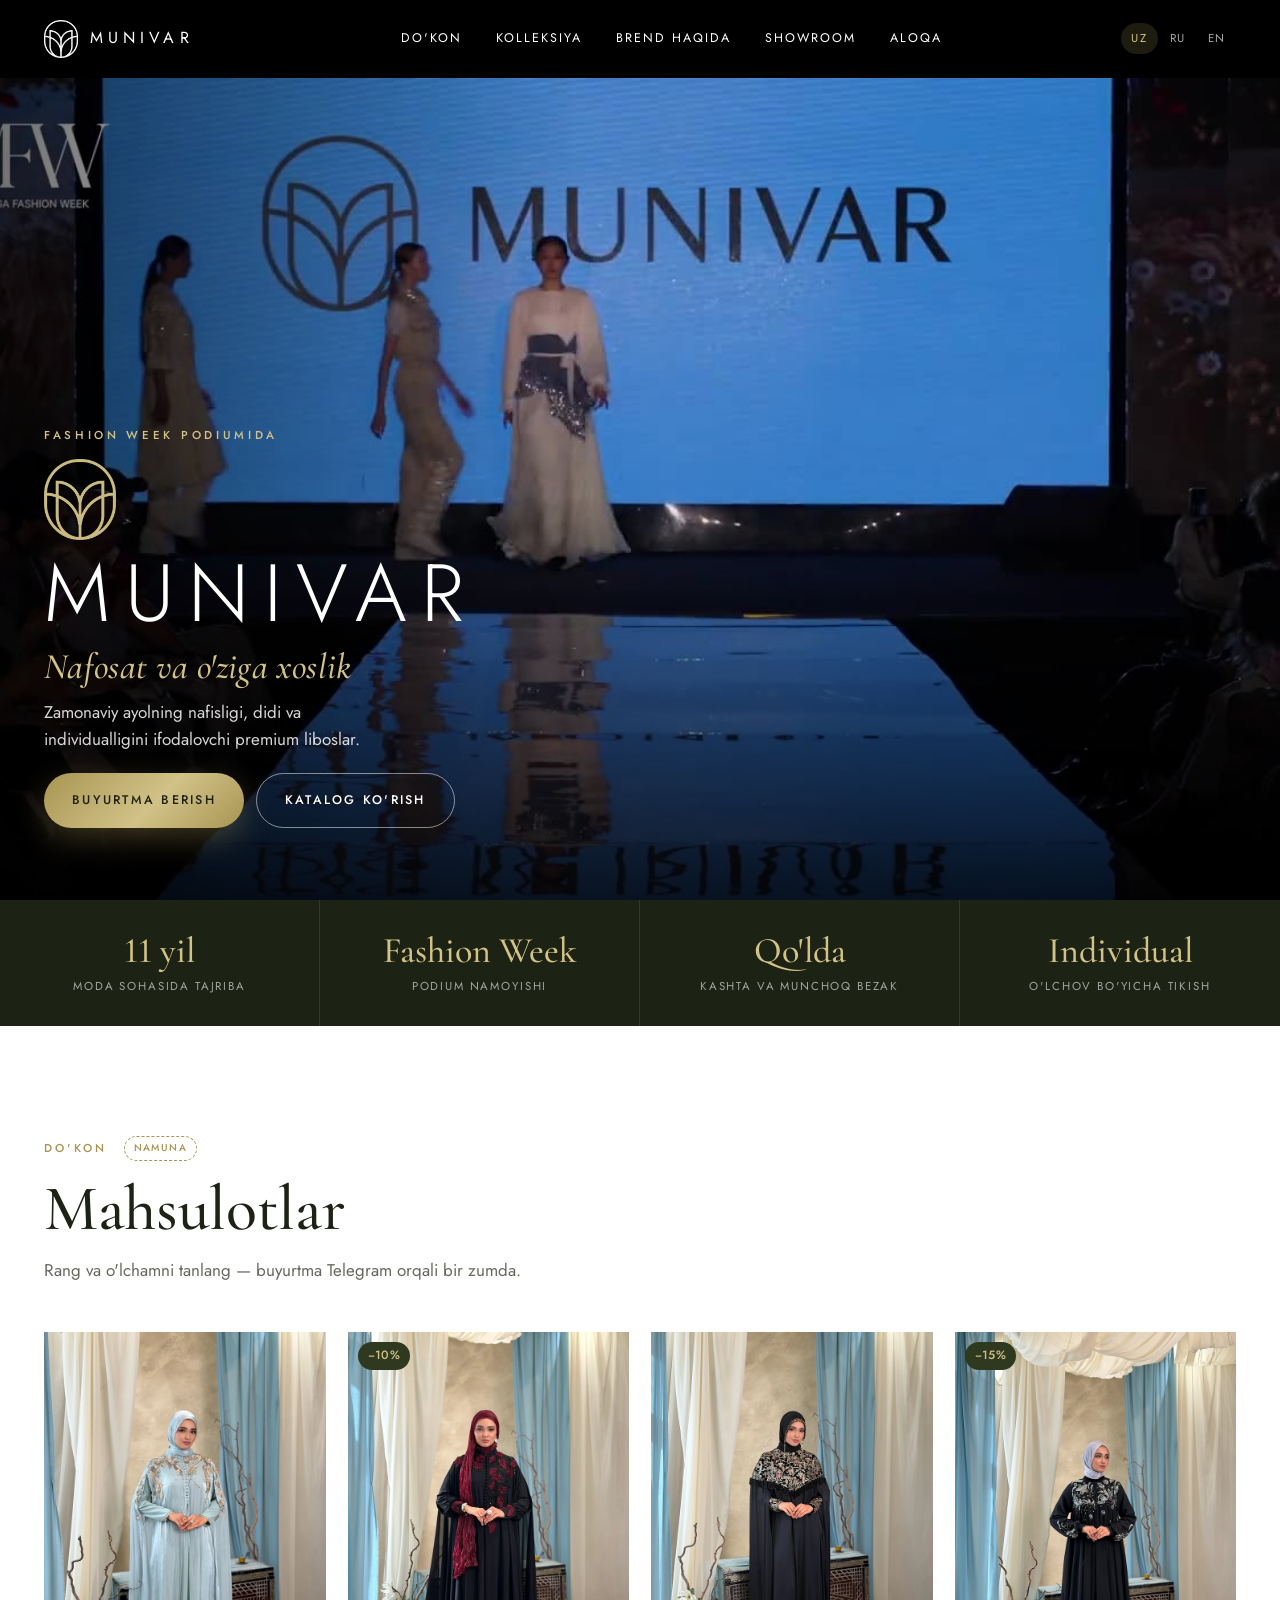
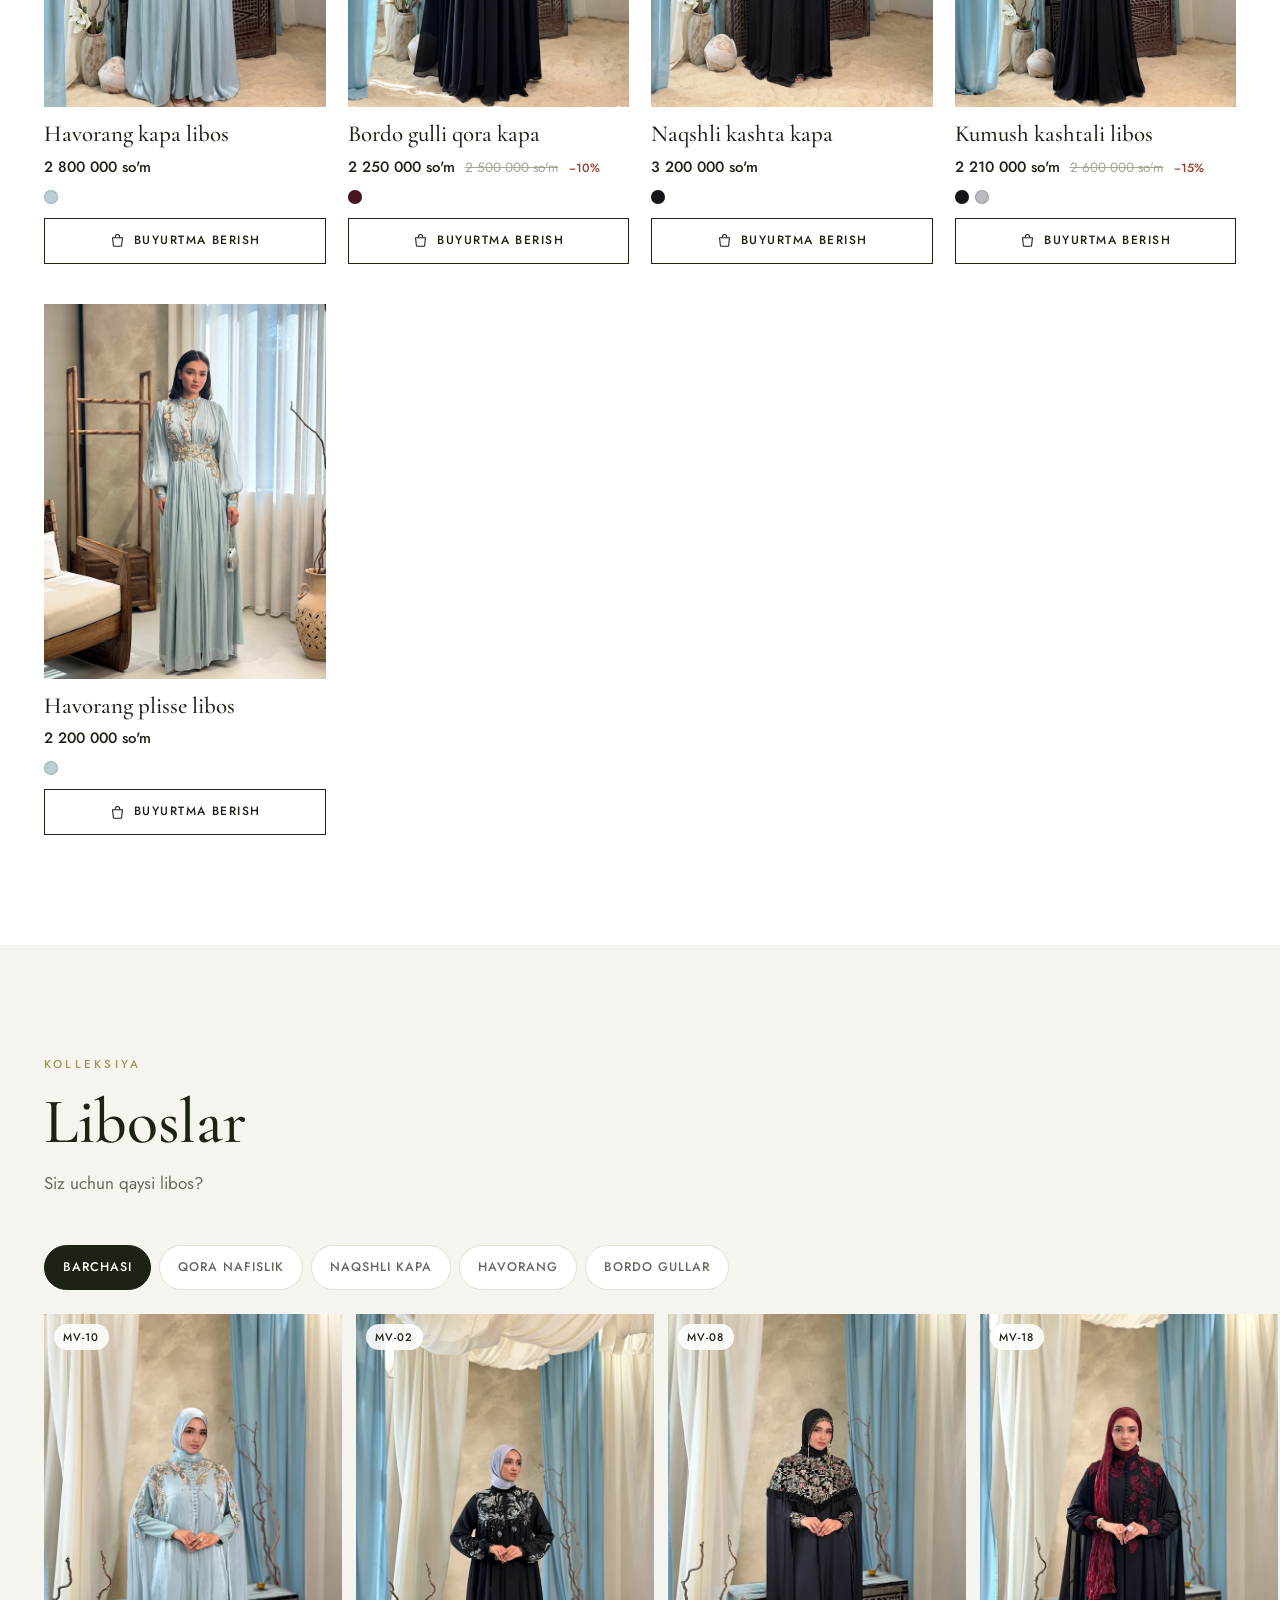
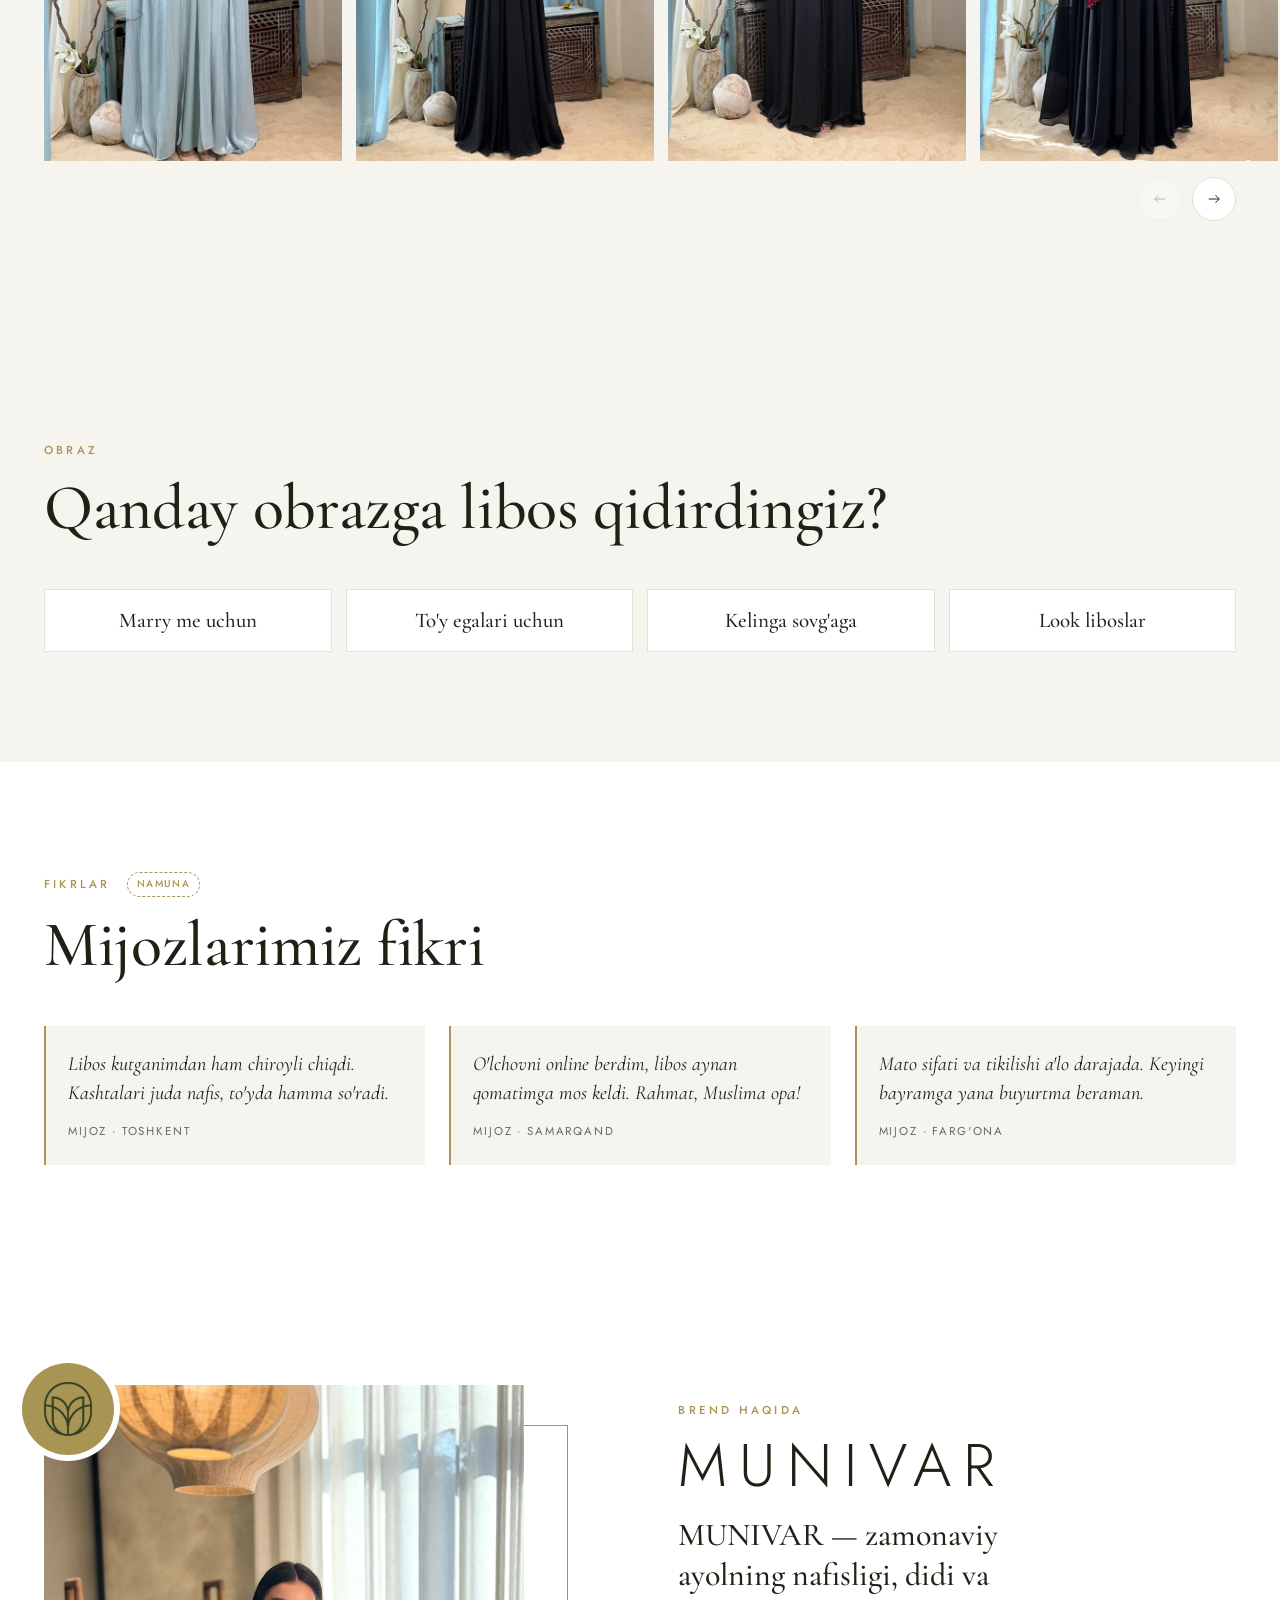
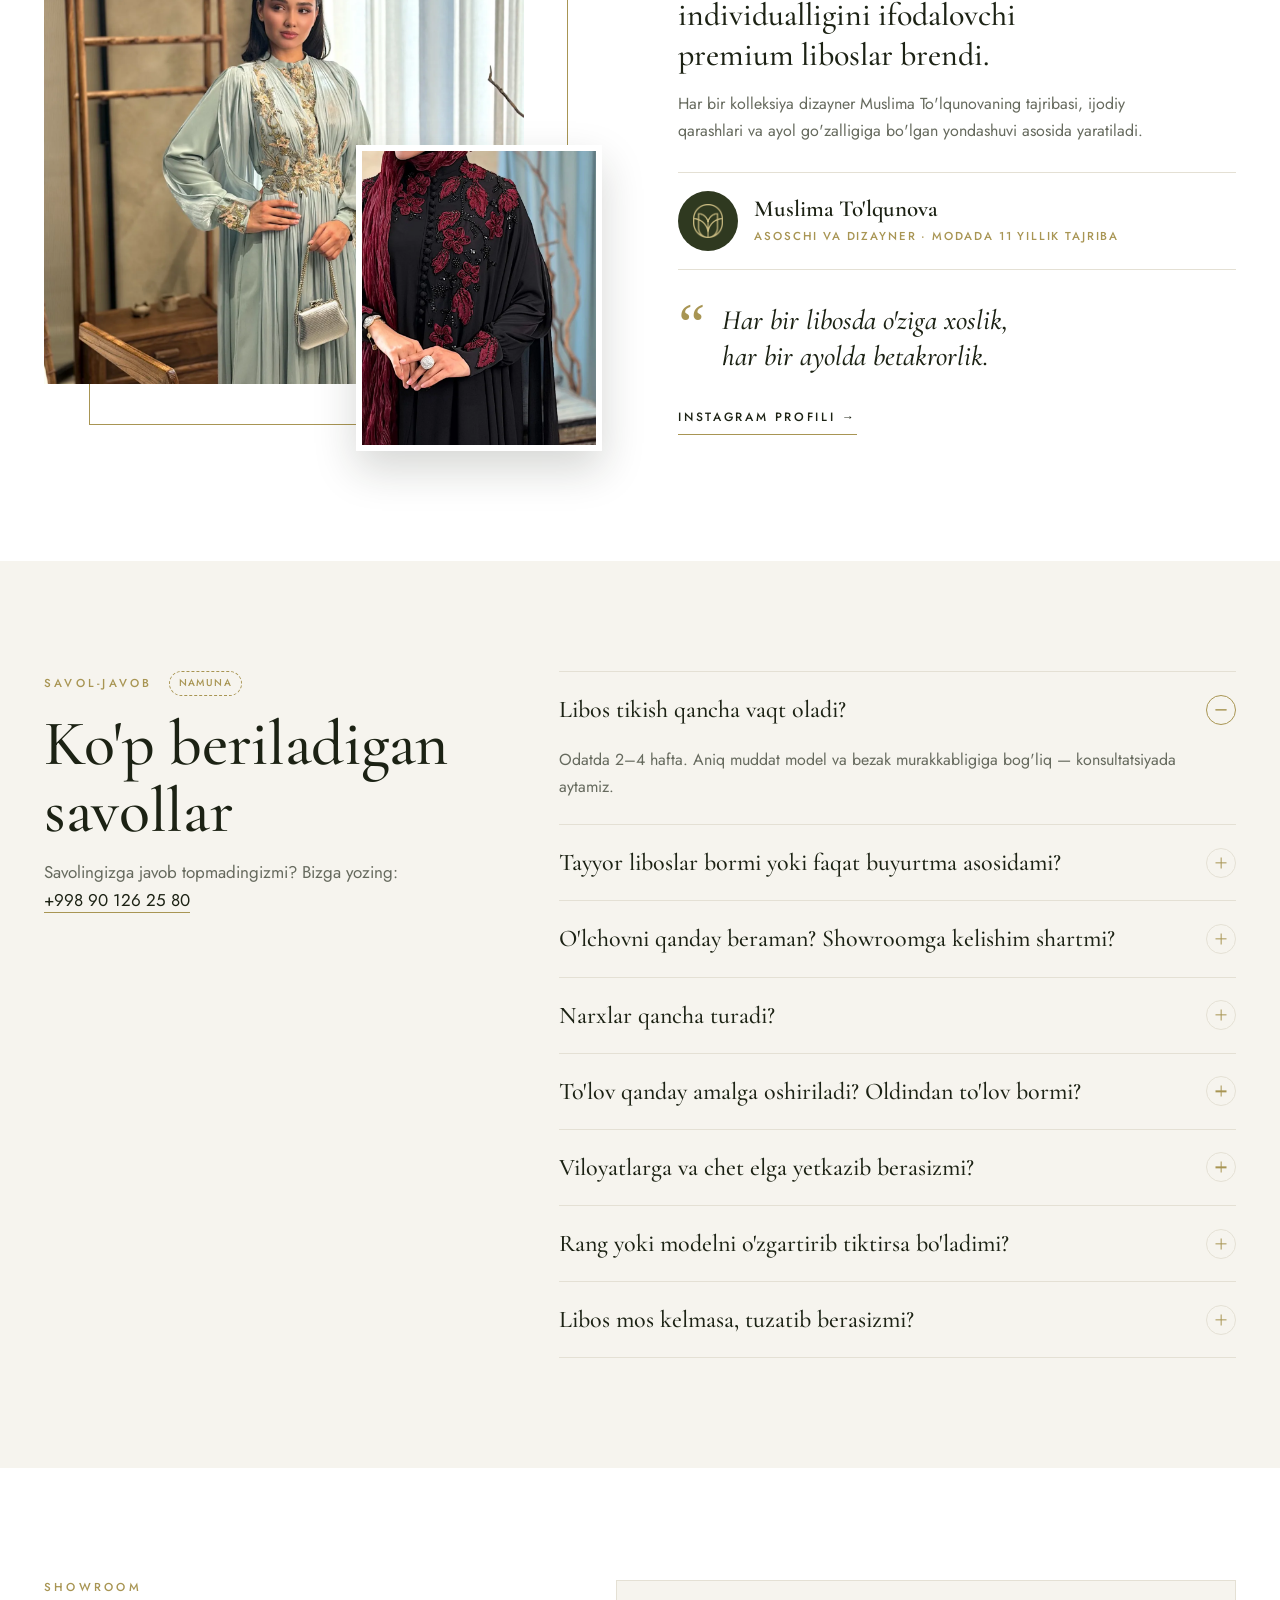
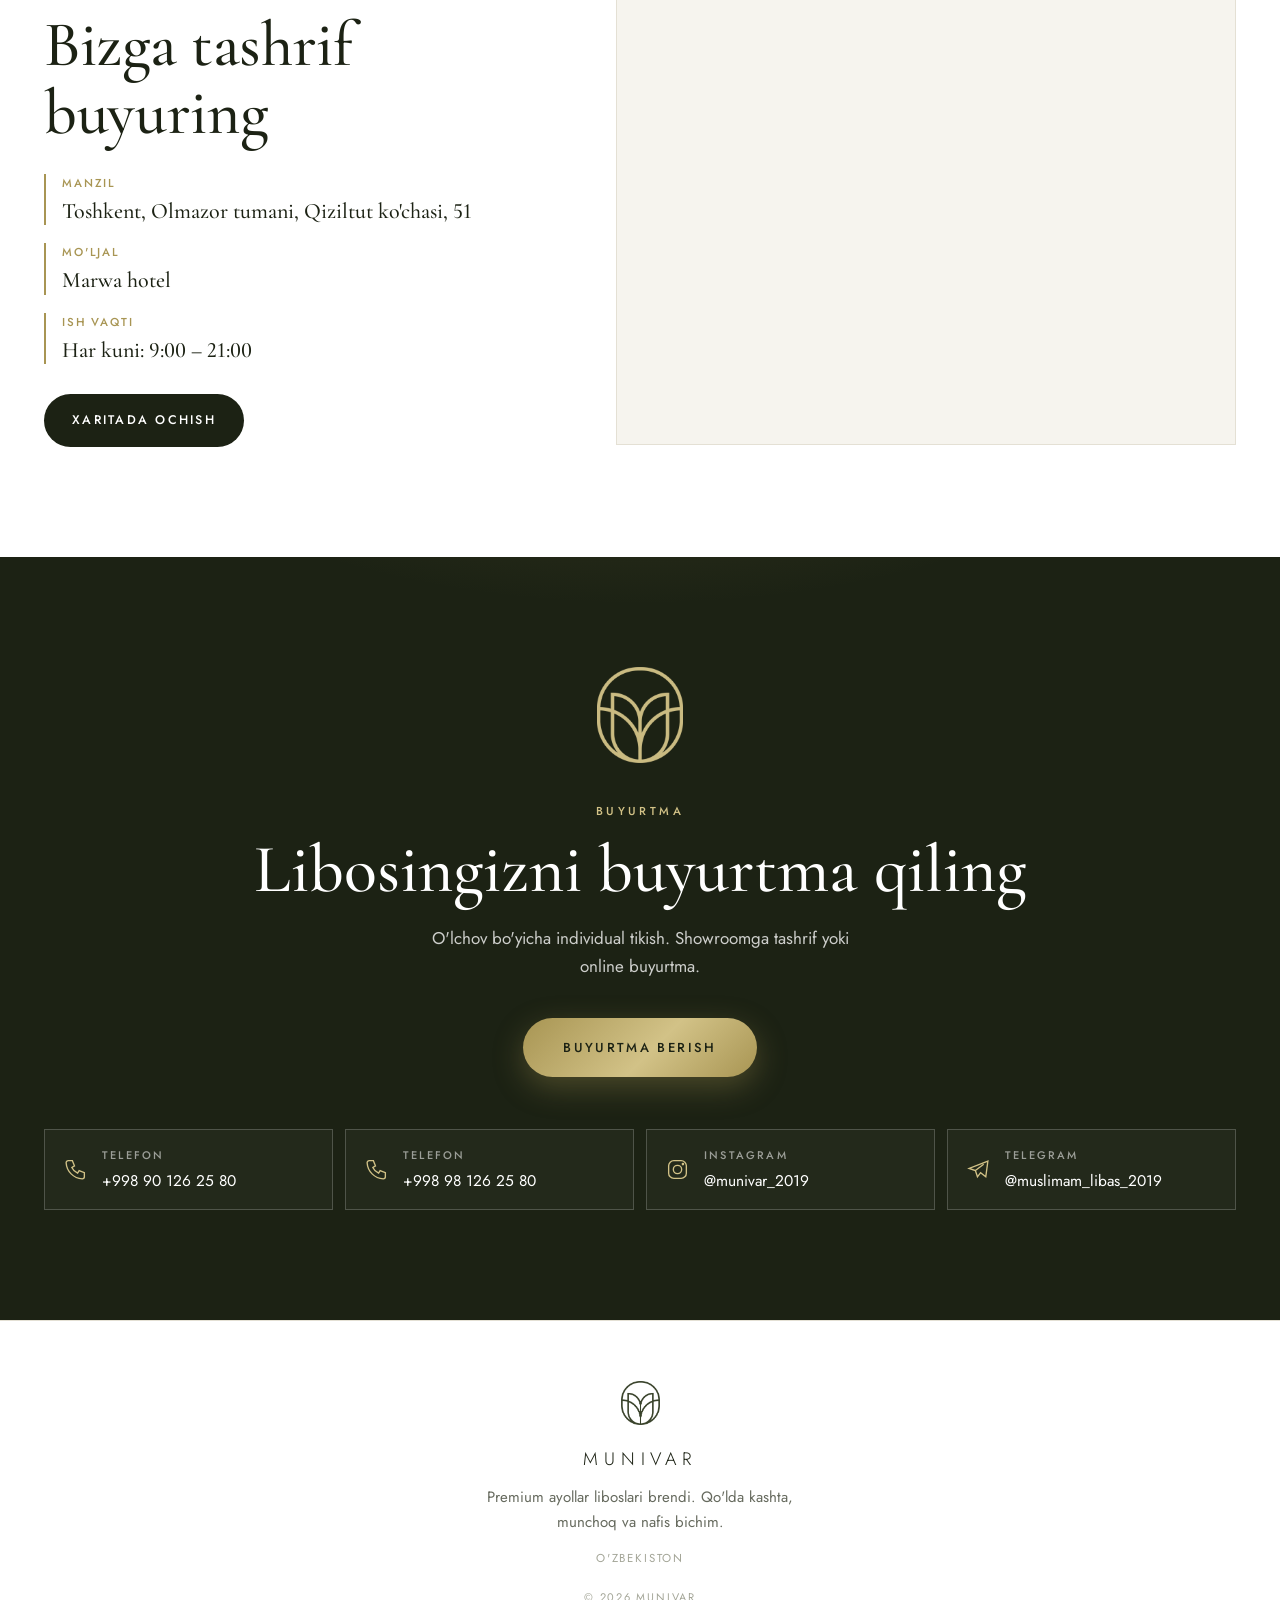
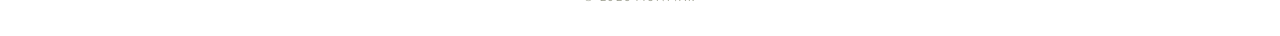
<file: index.html>
<!doctype html>
<html lang="uz">
<head>
<meta charset="utf-8">
<meta name="viewport" content="width=device-width, initial-scale=1, viewport-fit=cover">
<title>MUNIVAR — premium ayollar liboslari | Toshkent</title>
<meta name="description" content="MUNIVAR — premium ayollar liboslari: kechki liboslar, kapa va kashtali liboslar. O'lchov bo'yicha tikish, Telegram orqali buyurtma. Toshkent, Olmazor, Qiziltut ko'chasi 51.">
<meta name="keywords" content="MUNIVAR, ayollar liboslari, kechki liboslar, kapa libos, kashtali libos, hijob liboslar, abaya, to'y liboslari, Toshkent, Muslima To'lqunova">
<meta name="author" content="MUNIVAR">
<meta name="robots" content="index, follow, max-image-preview:large">
<meta name="theme-color" content="#1c2214">
<link rel="canonical" href="https://shohjahon99.github.io/munivar/">
<link rel="alternate" hreflang="uz" href="https://shohjahon99.github.io/munivar/?lang=uz">
<link rel="alternate" hreflang="ru" href="https://shohjahon99.github.io/munivar/?lang=ru">
<link rel="alternate" hreflang="en" href="https://shohjahon99.github.io/munivar/?lang=en">
<link rel="alternate" hreflang="x-default" href="https://shohjahon99.github.io/munivar/">

<meta property="og:type" content="website">
<meta property="og:site_name" content="MUNIVAR">
<meta property="og:url" content="https://shohjahon99.github.io/munivar/">
<meta property="og:title" content="MUNIVAR — premium ayollar liboslari">
<meta property="og:description" content="Nafosat va o'ziga xoslik. Kechki liboslar, kapa va kashtali liboslar — rang va o'lchamni tanlab, Telegram orqali buyurtma bering.">
<meta property="og:image" content="https://shohjahon99.github.io/munivar/media/brand/og-image.jpg">
<meta property="og:image:width" content="1200">
<meta property="og:image:height" content="630">
<meta property="og:locale" content="uz_UZ">
<meta property="og:locale:alternate" content="ru_RU">
<meta property="og:locale:alternate" content="en_US">
<meta name="twitter:card" content="summary_large_image">
<meta name="twitter:title" content="MUNIVAR — premium ayollar liboslari">
<meta name="twitter:image" content="https://shohjahon99.github.io/munivar/media/brand/og-image.jpg">

<link rel="icon" type="image/png" sizes="32x32" href="media/brand/favicon-32.png">
<link rel="apple-touch-icon" href="media/brand/apple-touch-icon.png">
<link rel="manifest" href="site.webmanifest">

<script type="application/ld+json">
{
  "@context": "https://schema.org",
  "@type": "ClothingStore",
  "@id": "https://shohjahon99.github.io/munivar/#store",
  "name": "MUNIVAR",
  "description": "Premium ayollar liboslari brendi. Kechki liboslar, kapa va kashtali liboslar, o'lchov bo'yicha tikish.",
  "url": "https://shohjahon99.github.io/munivar/",
  "logo": "https://shohjahon99.github.io/munivar/media/brand/icon-512.png",
  "image": "https://shohjahon99.github.io/munivar/media/brand/og-image.jpg",
  "telephone": ["+998901262580", "+998981262580"],
  "address": {
    "@type": "PostalAddress",
    "streetAddress": "Qiziltut ko'chasi, 51",
    "addressLocality": "Toshkent",
    "addressRegion": "Olmazor tumani",
    "addressCountry": "UZ"
  },
  "geo": { "@type": "GeoCoordinates", "latitude": 41.326849, "longitude": 69.229467 },
  "hasMap": "https://yandex.uz/maps/10335/tashkent/house/qiziltut_ko_chasi_51/YkAYdAVpTUMAQFprfX9zd3RnbQ==/",
  "founder": { "@type": "Person", "name": "Muslima To'lqunova" },
  "sameAs": ["https://www.instagram.com/munivar_2019/", "https://t.me/muslimam_libas_2019"],
  "priceRange": "$$"
}
</script>
<link rel="preconnect" href="https://fonts.googleapis.com">
<link rel="preconnect" href="https://fonts.gstatic.com" crossorigin>
<link href="https://fonts.googleapis.com/css2?family=Cormorant+Garamond:ital,wght@0,400;0,500;0,600;1,400;1,500&family=Jost:wght@300;400;500&display=swap" rel="stylesheet">
<link rel="stylesheet" href="assets/style.css">
</head>
<body>
<noscript>
  <div style="padding:24px;font-family:sans-serif">
    <h1>MUNIVAR — premium ayollar liboslari</h1>
    <p>Kechki liboslar, kapa va kashtali liboslar. Dizayner Muslima To'lqunova, modada 11 yillik tajriba. O'lchov bo'yicha individual tikish.</p>
    <p>Manzil: Toshkent, Olmazor tumani, Qiziltut ko'chasi, 51 (mo'ljal: Marwa hotel). Ish vaqti: har kuni 9:00–21:00.</p>
    <p>Telefon: <a href="tel:+998901262580">+998 90 126 25 80</a>, <a href="tel:+998981262580">+998 98 126 25 80</a>.
       Telegram: <a href="https://t.me/muslimam_libas_2019">@muslimam_libas_2019</a>. Instagram: <a href="https://www.instagram.com/munivar_2019/">@munivar_2019</a>.</p>
  </div>
</noscript>

<header class="nav nav--over" id="nav">
  <a class="nav__logo" href="#hero" aria-label="MUNIVAR"><span class="mark"></span><span class="nav__word">MUNIVAR</span></a>
  <nav class="nav__links" data-navlinks></nav>
  <div class="lang lang--desk" data-lang></div>
  <button class="burger" type="button" data-ui-aria="menu"><span></span><span></span><span></span></button>
</header>

<div class="drawer" id="drawer">
  <div data-navlinks></div>
  <div class="lang lang--drawer" data-lang></div>
  <div class="drawer__foot" data-socials></div>
</div>

<main>
  <section class="hero" id="hero">
    <div class="hero__poster" data-poster></div>
    <video muted playsinline loop preload="metadata" data-hero-video></video>
    <button class="hero__sound" type="button" data-ui-aria="sound">
      <svg class="snd-off" viewBox="0 0 24 24" fill="none" stroke="currentColor" stroke-width="1.4"><path d="M4 9h4l5-4v14l-5-4H4Z"/><path d="m17 9 4 6M21 9l-4 6"/></svg>
      <svg class="snd-on" viewBox="0 0 24 24" fill="none" stroke="currentColor" stroke-width="1.4"><path d="M4 9h4l5-4v14l-5-4H4Z"/><path d="M16.5 8.5a5 5 0 0 1 0 7M19 6a8.5 8.5 0 0 1 0 12"/></svg>
    </button>
    <div class="hero__body">
      <p class="hero__kicker rv" data-t="hero.kicker"></p>
      <h1 class="hero__title rv">
        <span class="hero__mark mark"></span>
        <span class="hero__brand">MUNIVAR</span>
        <em data-t="brand.tagline"></em>
      </h1>
      <p class="hero__lead rv" data-t="hero.lead"></p>
      <div class="hero__cta rv">
        <a class="btn btn--gold" href="#" data-open-order data-ui="order"></a>
        <a class="btn btn--ghost" href="#shop" data-ui="seeCatalog"></a>
      </div>
    </div>
  </section>

  <section class="trust" data-trust></section>

  <section class="sec" id="shop" hidden>
    <div class="wrap">
      <div class="sec__head rv">
        <p class="eyebrow" data-ui="shopEyebrow"></p>
        <h2 class="sec__title" data-ui="shopTitle"></h2>
        <p class="sec__lead" data-ui="shopLead"></p>
      </div>
      <div class="shop" data-shop></div>
    </div>
  </section>

  <section class="sec" id="stars" hidden>
    <div class="wrap sec__head rv">
      <p class="eyebrow" data-ui="starsEyebrow"></p>
      <h2 class="sec__title" data-ui="starsTitle"></h2>
    </div>
    <div class="stars" data-stars></div>
    <div class="rail-nav" data-for="stars"></div>
  </section>

  <section class="sec sec--tint" id="looks">
    <div class="wrap sec__head rv">
      <p class="eyebrow" data-ui="looksEyebrow"></p>
      <h2 class="sec__title" data-ui="looksTitle"></h2>
      <p class="sec__lead" data-ui="looksLead"></p>
    </div>
    <div class="lcats wrap rv" data-lcats></div>
    <div class="rail" data-looks></div>
    <div class="rail-nav" data-for="looks"></div>
    <p class="rail__hint wrap" data-ui="swipe"></p>
  </section>

  <section class="sec sec--tint" id="obraz">
    <div class="wrap">
      <div class="sec__head rv">
        <p class="eyebrow" data-ui="occEyebrow"></p>
        <h2 class="sec__title" data-ui="occTitle"></h2>
      </div>
      <ul class="occasions" data-occasions></ul>
    </div>
  </section>

  <section class="sec" id="reviews" hidden>
    <div class="wrap">
      <div class="sec__head rv">
        <p class="eyebrow" data-ui="revEyebrow"></p>
        <h2 class="sec__title" data-ui="revTitle"></h2>
      </div>
      <div class="reviews" data-reviews></div>
    </div>
  </section>

  <section class="sec" id="founder">
    <div class="wrap founder">
      <div class="founder__art rv" data-founder-art></div>
      <div class="founder__text rv">
        <p class="eyebrow" data-ui="founderEyebrow"></p>
        <h2 class="founder__brand">MUNIVAR</h2>
        <p class="founder__about" data-t="founder.about"></p>
        <p class="founder__bio" data-t="founder.bio"></p>
        <div class="designer">
          <div class="designer__ava" data-founder-ava></div>
          <div>
            <p class="designer__name" data-t="founder.name"></p>
            <p class="designer__role"><span data-t="founder.role"></span> · <span data-t="founder.exp"></span></p>
          </div>
        </div>
        <blockquote class="founder__motto" data-t="founder.motto"></blockquote>
        <a class="btn-line" target="_blank" rel="noopener" data-founder-ig data-ui="ig"></a>
      </div>
    </div>
  </section>

  <section class="sec sec--tint" id="faq" hidden>
    <div class="wrap faq-wrap">
      <div class="sec__head rv">
        <p class="eyebrow" data-ui="faqEyebrow"></p>
        <h2 class="sec__title" data-ui="faqTitle"></h2>
        <p class="sec__lead"><span data-ui="faqMore"></span> <a class="faq__tel" data-tel></a></p>
      </div>
      <div class="faq" data-faq></div>
    </div>
  </section>

  <section class="sec" id="showroom" hidden>
    <div class="wrap showroom">
      <div class="showroom__info rv">
        <p class="eyebrow" data-ui="showEyebrow"></p>
        <h2 class="sec__title" data-ui="showTitle"></h2>
        <dl class="showroom__list" data-showroom-list></dl>
        <a class="btn btn--dark" target="_blank" rel="noopener" data-map-link data-ui="route"></a>
      </div>
      <div class="showroom__map rv" data-map></div>
    </div>
  </section>

  <section class="order" id="order">
    <div class="wrap order__inner">
      <span class="order__mark mark rv"></span>
      <p class="order__eyebrow rv" data-ui="orderEyebrow"></p>
      <h2 class="order__title rv" data-ui="orderTitle"></h2>
      <p class="order__lead rv" data-ui="orderLead"></p>
      <a class="btn btn--gold btn--lg rv" href="#" data-open-order data-ui="consult"></a>
      <div class="chans" data-chans></div>
    </div>
  </section>
</main>

<footer class="foot wrap">
  <span class="foot__mark mark"></span>
  <p class="foot__logo">MUNIVAR</p>
  <p class="foot__desc" data-ui="footDesc"></p>
  <p class="foot__meta" data-ui="footMeta"></p>
  <p class="foot__copy">© <span data-year></span> MUNIVAR</p>
</footer>

<a class="cta-fab" href="#" data-open-order data-ui="order"></a>

<div class="modal" id="modal" hidden>
  <div class="modal__sheet" role="dialog" aria-modal="true" aria-labelledby="mTitle">
    <button class="modal__x" type="button" data-ui-aria="close">×</button>
    <p class="modal__eyebrow">MUNIVAR</p>
    <h3 class="modal__title" id="mTitle" data-ui="consult"></h3>
    <p class="modal__intro" data-ui="mIntro"></p>
    <p class="modal__showroom" data-modal-showroom hidden></p>
    <form id="orderForm" novalidate>
      <div class="pick" data-pick hidden>
        <img alt="" data-pick-img>
        <div class="pick__t"><small data-ui="chosenLook"></small><b data-pick-name></b></div>
        <button class="pick__x" type="button" data-pick-x data-ui-aria="removeLook">×</button>
      </div>
      <label class="field"><span class="field__q" data-ui="qName"></span>
        <input class="field__in" name="name" autocomplete="name" maxlength="80" data-ui-ph="pName">
      </label>
      <label class="field"><span class="field__q" data-ui="qPhone"></span>
        <span class="phone">
          <select class="phone__cc" name="cc">
            <option>+998</option><option>+7</option><option>+992</option><option>+996</option><option>+993</option><option>+994</option><option>+971</option><option>+966</option><option>+90</option><option>+1</option><option>+44</option><option>+49</option>
          </select>
          <input class="field__in phone__num" name="phone" type="tel" inputmode="tel" autocomplete="tel-national" placeholder="90 123 45 67">
        </span>
      </label>
      <label class="field"><span class="field__q" data-ui="qCity"></span>
        <input class="field__in" name="city" autocomplete="address-level2" maxlength="80" data-ui-ph="pCity">
      </label>
      <label class="field"><span class="field__q" data-ui="qEvent"></span>
        <select class="field__in field__select" name="event" data-event-select></select>
      </label>
      <label class="field"><span class="field__q" data-ui="qSize"></span>
        <input class="field__in" name="size" maxlength="30" data-ui-ph="pSize">
      </label>
      <input class="hp" name="website" tabindex="-1" autocomplete="off" aria-hidden="true">
      <button class="btn-send" type="submit" data-ui="send"></button>
      <p class="form__msg" aria-live="polite"></p>
      <p class="form__alt"><span data-ui="alt"></span> <a data-tel></a></p>
    </form>
  </div>
</div>

<div class="pm" id="pm" hidden>
  <div class="pm__sheet" role="dialog" aria-modal="true" aria-labelledby="pmName">
    <button class="pm__x" type="button" data-ui-aria="close">×</button>
    <div class="pm__gallery">
      <div class="pm__main"><img alt="" data-pm-img></div>
      <div class="pm__thumbs" data-pm-thumbs></div>
    </div>
    <div class="pm__done" data-pm-done hidden>
      <span class="pm__done-mark"><svg viewBox="0 0 24 24" fill="none" stroke="currentColor" stroke-width="1.4"><circle cx="12" cy="12" r="10"/><path d="m7.5 12.3 3 3 6-6.3"/></svg></span>
      <h3 class="pm__done-title" data-ui="orderDoneTitle"></h3>
      <p class="pm__done-text" data-ui="orderDoneText"></p>
      <p class="pm__done-sum" data-pm-done-sum></p>
      <button class="btn btn--gold" type="button" data-pm-continue data-ui="continueShop"></button>
    </div>
    <div class="pm__info">
      <p class="eyebrow">MUNIVAR</p>
      <h3 class="pm__name" id="pmName" data-pm-name></h3>
      <div class="pm__price" data-pm-price></div>
      <p class="pm__desc" data-pm-desc></p>
      <div class="pm__opt" data-pm-colors-wrap>
        <p class="pm__label"><span data-ui="color"></span>: <b data-pm-color-name></b></p>
        <div class="swatches" data-pm-colors></div>
      </div>
      <div class="pm__opt" data-pm-sizes-wrap>
        <p class="pm__label"><span data-ui="size"></span>: <b data-pm-size-name></b></p>
        <div class="sizes" data-pm-sizes></div>
      </div>
      <div class="pm__opt pm__row">
        <p class="pm__label" data-ui="qty"></p>
        <div class="qty"><button type="button" data-qty="-1" aria-label="−">−</button><span data-pm-qty>1</span><button type="button" data-qty="1" aria-label="+">+</button></div>
      </div>
      <div class="pm__total"><span data-ui="total"></span><b data-pm-total></b></div>

      <form class="pm__form" data-pm-form novalidate>
        <p class="pm__label pm__form-title" data-ui="custTitle"></p>
        <label class="field"><span class="field__q" data-ui="qName"></span>
          <input class="field__in" name="name" autocomplete="name" maxlength="80" data-ui-ph="pName">
        </label>
        <label class="field"><span class="field__q" data-ui="qPhone"></span>
          <span class="phone">
            <select class="phone__cc" name="cc">
              <option>+998</option><option>+7</option><option>+992</option><option>+996</option><option>+993</option><option>+994</option><option>+971</option><option>+966</option><option>+90</option><option>+1</option><option>+44</option><option>+49</option>
            </select>
            <input class="field__in phone__num" name="phone" type="tel" inputmode="tel" autocomplete="tel-national" placeholder="90 123 45 67">
          </span>
        </label>
        <label class="field"><span class="field__q"><span data-ui="addrQ"></span> <small data-ui="optional"></small></span>
          <input class="field__in" name="address" autocomplete="street-address" maxlength="160" data-ui-ph="addrPh">
        </label>
        <label class="field"><span class="field__q"><span data-ui="commentQ"></span> <small data-ui="optional"></small></span>
          <textarea class="field__in" name="comment" rows="2" maxlength="400"></textarea>
        </label>
        <input class="hp" name="website" tabindex="-1" autocomplete="off" aria-hidden="true">
        <button class="btn btn--gold pm__order" type="submit" data-pm-order>
          <svg viewBox="0 0 24 24" fill="none" stroke="currentColor" stroke-width="1.5"><path d="M5 8h14l-1.2 11.2a1 1 0 0 1-1 .8H7.2a1 1 0 0 1-1-.8Z"/><path d="M9 8V6.5a3 3 0 0 1 6 0V8"/></svg>
          <span data-ui="confirmOrder"></span>
        </button>
        <p class="pm__msg" data-pm-msg aria-live="polite"></p>
        <button class="pm__tg" type="button" data-pm-tg hidden>
          <svg viewBox="0 0 24 24" fill="none" stroke="currentColor" stroke-width="1.5"><path d="M21 4 3 11l6 2 2 6 3-4 5 4Z"/><path d="m9 13 8-6"/></svg>
          <span data-ui="sendViaTg"></span>
        </button>
      </form>
    </div>
  </div>
</div>

<script src="assets/content.js"></script>
<script src="assets/app.js"></script>
<script src="assets/shop.js"></script>
</body>
</html>
</file>
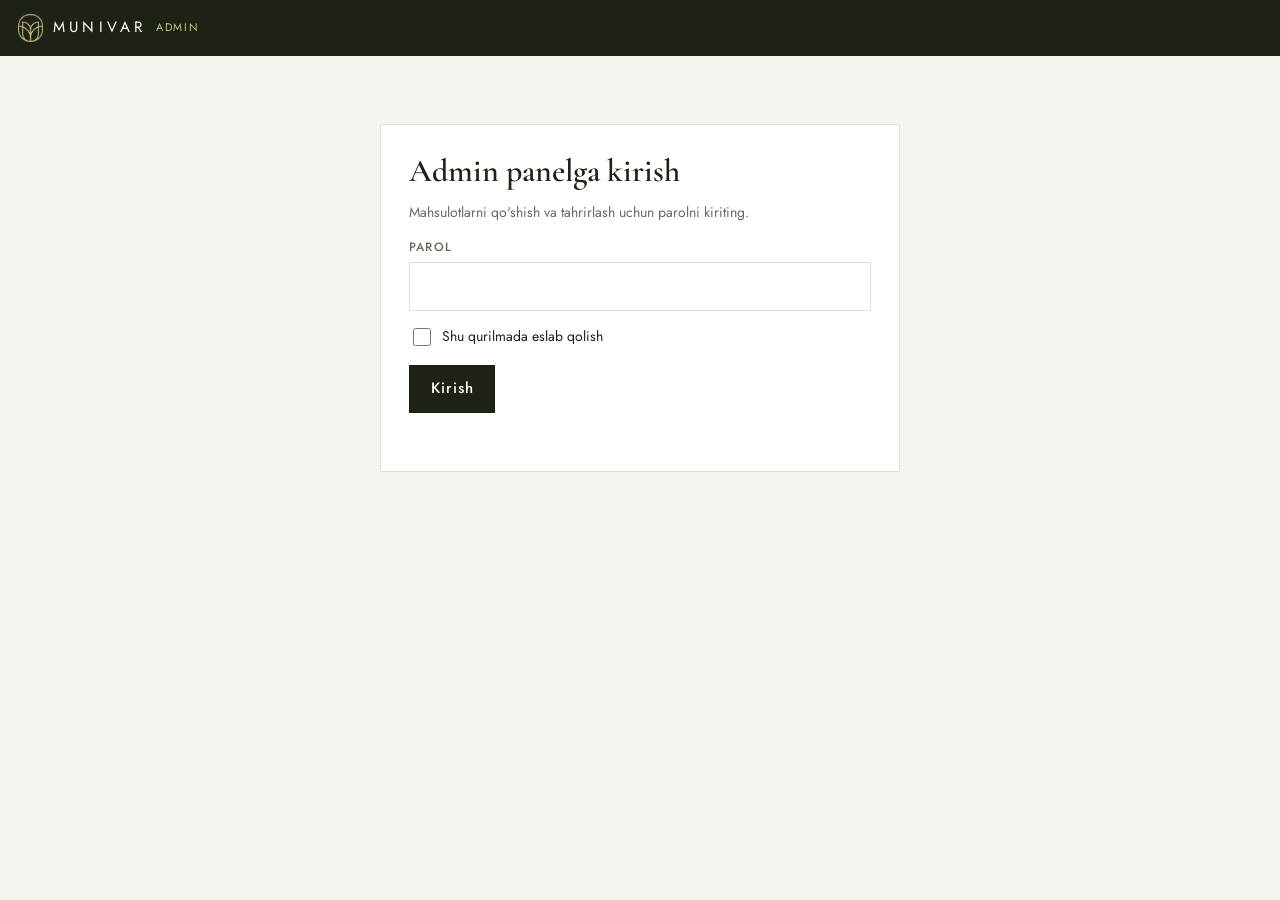
<file: admin/index.html>
<!doctype html>
<html lang="uz">
<head>
<meta charset="utf-8">
<meta name="viewport" content="width=device-width, initial-scale=1">
<meta name="robots" content="noindex, nofollow">
<title>MUNIVAR — Admin panel</title>
<link rel="icon" href="../media/brand/logo-square.jpg">
<link rel="preconnect" href="https://fonts.googleapis.com">
<link rel="preconnect" href="https://fonts.gstatic.com" crossorigin>
<link href="https://fonts.googleapis.com/css2?family=Cormorant+Garamond:wght@500;600&family=Jost:wght@400;500&display=swap" rel="stylesheet">
<link rel="stylesheet" href="admin.css">
</head>
<body>

<header class="top">
  <a class="top__brand" href="../" target="_blank" rel="noopener"><span class="mark"></span>MUNIVAR <small>admin</small></a>
  <div class="top__right" id="topRight" hidden>
    <a class="link" href="../#shop" target="_blank" rel="noopener">Saytni ochish ↗</a>
    <button class="link" type="button" id="logout">Chiqish</button>
  </div>
</header>

<main class="wrap">

  <!-- KIRISH -->
  <section class="card login" id="login" hidden>
    <h1>Admin panelga kirish</h1>
    <p class="muted">Mahsulotlarni qo'shish va tahrirlash uchun parolni kiriting.</p>
    <form id="loginForm">
      <label class="f"><span>Parol</span>
        <input type="password" id="password" autocomplete="current-password" required autofocus>
      </label>
      <label class="check"><input type="checkbox" id="remember"> Shu qurilmada eslab qolish</label>
      <button class="btn" type="submit" id="loginBtn">Kirish</button>
      <p class="msg" id="loginMsg"></p>
    </form>
  </section>

  <!-- RO'YXAT -->
  <section id="listView" hidden>
    <div class="bar">
      <div>
        <h1>Mahsulotlar</h1>
        <p class="muted" id="listInfo"></p>
      </div>
      <div class="bar__actions">
        <button class="btn btn--ghost" type="button" id="delSamples" hidden>Namunalarni o'chirish</button>
        <button class="btn" type="button" id="addBtn">+ Yangi mahsulot</button>
      </div>
    </div>
    <p class="note" id="note" hidden></p>
    <div class="plist" id="plist"></div>
  </section>

  <!-- TAHRIRLASH -->
  <section class="card" id="editView" hidden>
    <div class="bar">
      <h1 id="editTitle">Yangi mahsulot</h1>
      <button class="link" type="button" id="backBtn">← Ro'yxatga qaytish</button>
    </div>
    <form id="editForm" novalidate>
      <div class="grid2">
        <div>
          <h2>Rasmlar <small>(2 ta, tik — 3:4 nisbatda yaxshi chiqadi)</small></h2>
          <div class="imgs">
            <label class="slot" data-slot="0"><input type="file" accept="image/*"><span class="slot__ph">+ 1-rasm<br><small>asosiy</small></span><img alt=""><button type="button" class="slot__x" title="O'chirish">×</button></label>
            <label class="slot" data-slot="1"><input type="file" accept="image/*"><span class="slot__ph">+ 2-rasm<br><small>ixtiyoriy</small></span><img alt=""><button type="button" class="slot__x" title="O'chirish">×</button></label>
          </div>
        </div>
        <div>
          <h2>Narx</h2>
          <div class="grid2 grid2--tight">
            <label class="f"><span>Narxi (so'm)</span><input type="number" id="price" min="0" step="1000" placeholder="2500000"></label>
            <label class="f"><span>Chegirma (%)</span><input type="number" id="discount" min="0" max="90" step="1" placeholder="0"></label>
          </div>
          <p class="muted" id="pricePreview"></p>
          <label class="check"><input type="checkbox" id="active" checked> Saytda ko'rsatilsin</label>
        </div>
      </div>

      <h2>Nomi va tasnifi</h2>
      <div class="tabs" role="tablist">
        <button type="button" class="tab is-on" data-lang="uz">O'zbekcha *</button>
        <button type="button" class="tab" data-lang="ru">Русский</button>
        <button type="button" class="tab" data-lang="en">English</button>
      </div>
      <div class="langs">
        <div class="lang-pane" data-lang="uz">
          <label class="f"><span>Nomi *</span><input id="name_uz" maxlength="80" placeholder="Masalan: Havorang kapa libos"></label>
          <label class="f"><span>Tasnifi</span><textarea id="desc_uz" rows="3" maxlength="600" placeholder="Mato, bezak, bichim haqida qisqacha"></textarea></label>
        </div>
        <div class="lang-pane" data-lang="ru" hidden>
          <label class="f"><span>Название</span><input id="name_ru" maxlength="80"></label>
          <label class="f"><span>Описание</span><textarea id="desc_ru" rows="3" maxlength="600"></textarea></label>
        </div>
        <div class="lang-pane" data-lang="en" hidden>
          <label class="f"><span>Name</span><input id="name_en" maxlength="80"></label>
          <label class="f"><span>Description</span><textarea id="desc_en" rows="3" maxlength="600"></textarea></label>
        </div>
        <p class="muted">Rus va ingliz tili bo'sh qolsa, saytda o'zbekcha matn ko'rsatiladi.</p>
      </div>

      <div class="grid2">
        <div>
          <h2>Ranglar</h2>
          <div id="colors"></div>
          <div class="presets" id="colorPresets"></div>
        </div>
        <div>
          <h2>O'lchamlar</h2>
          <label class="f"><span>Vergul bilan yozing</span><input id="sizes" placeholder="S, M, L, XL"></label>
          <div class="presets">
            <button type="button" class="chip" data-sizes="S, M, L, XL">S–XL</button>
            <button type="button" class="chip" data-sizes="S, M, L, XL, XXL">S–XXL</button>
            <button type="button" class="chip" data-sizes="42, 44, 46, 48, 50, 52, 54">42–54</button>
            <button type="button" class="chip" data-sizes="">O'lchamsiz</button>
          </div>
        </div>
      </div>

      <div class="save">
        <button class="btn btn--danger" type="button" id="delBtn" hidden>Mahsulotni o'chirish</button>
        <button class="btn" type="submit" id="saveBtn">Saqlash</button>
      </div>
      <p class="msg" id="editMsg"></p>
    </form>
  </section>

  <p class="loading" id="loading" hidden>Yuklanmoqda…</p>
</main>

<div class="toast" id="toast" hidden></div>
<script src="admin.js"></script>
</body>
</html>
</file>
<file: assets/style.css>
:root{
  /* MUNIVAR logotipidan: oltin #a89553, zaytun #2f3920 */
  --ink:#1c2214; --ink-2:#2f3920; --paper:#fff; --paper-2:#f6f4ee; --line:#e4e0d4;
  --soft:#666a5e; --faint:#a3a597; --gold:#a89553; --gold-soft:#d2c287;
  --gold-grad:linear-gradient(135deg,var(--gold) 0%,var(--gold-soft) 55%,var(--gold) 100%);
  --serif:"Cormorant Garamond",Georgia,"Times New Roman",serif; --sans:Jost,"Helvetica Neue",Arial,sans-serif;
  --nav-h:58px; --gut:18px; --ease:cubic-bezier(.22,.61,.36,1);
}
@media (min-width:900px){:root{--nav-h:78px;--gut:44px}}
*,::before,::after{box-sizing:border-box}
html{-webkit-text-size-adjust:100%;font-variant-numeric:lining-nums;scroll-behavior:smooth;overflow-x:hidden}
body{margin:0;background:var(--paper);color:var(--ink);font-family:var(--sans);font-size:16px;line-height:1.65;font-weight:400;-webkit-font-smoothing:antialiased}
img,video{display:block;max-width:100%}
a{color:inherit;text-decoration:none}
button{font:inherit;color:inherit;background:none;border:0;cursor:pointer}
section[id]{scroll-margin-top:var(--nav-h)}
.wrap{padding-inline:var(--gut)}
.eyebrow{margin:0 0 14px;font-size:11.5px;font-weight:500;letter-spacing:.28em;text-transform:uppercase;color:var(--gold)}

/* emblema — PNG maska, rangi currentColor */
.mark{display:inline-block;aspect-ratio:506/568;background:currentColor;-webkit-mask:url(../media/brand/mark.png) center/contain no-repeat;mask:url(../media/brand/mark.png) center/contain no-repeat}
.hp{position:absolute;left:-9999px;width:1px;height:1px;opacity:0}
[hidden]{display:none!important}

/* til tanlash */
.lang{display:flex;align-items:center;gap:2px}
.lang__o{padding:6px 10px;border-radius:999px;font-size:11.5px;letter-spacing:.14em;text-transform:uppercase;opacity:.65;transition:opacity .3s,background .3s}
.lang__o:hover{opacity:1}
.lang__o.is-on{opacity:1;background:rgba(168,149,83,.18);color:var(--gold)}
.nav--over .lang__o.is-on{color:var(--gold-soft)}
.lang--desk{flex:0 0 auto}
@media (max-width:899px){.lang--desk{display:none}}
.lang--drawer{margin-top:26px;gap:6px}
.lang--drawer .lang__o{font-size:12px;padding:8px 14px;border:1px solid var(--line)}

/* placeholder (rasm yo'q bo'lsa) */
.ph{position:relative;background:
  radial-gradient(120% 80% at 30% 20%,rgba(210,194,135,.35),transparent 60%),
  linear-gradient(160deg,#3a4428 0%,#1c2214 100%);overflow:hidden}
.ph::after{content:attr(data-label);position:absolute;inset:auto 0 14px;text-align:center;font-size:10px;letter-spacing:.26em;text-transform:uppercase;color:rgba(210,194,135,.7)}
.ph.has-img::after{display:none}
.ph>img{width:100%;height:100%;object-fit:cover}
.ph--portrait{aspect-ratio:3/4}

/* NAV */
.nav{position:fixed;inset:0 0 auto;height:var(--nav-h);z-index:100;display:flex;align-items:center;justify-content:space-between;padding-inline:var(--gut);transition:background .4s var(--ease),color .4s var(--ease),border-color .4s;border-bottom:1px solid transparent}
.nav--over{color:#fff}
.nav--solid{background:rgba(255,255,255,.95);-webkit-backdrop-filter:blur(14px);backdrop-filter:blur(14px);border-bottom-color:var(--line);color:var(--ink)}
body.menu-open .nav{background:var(--paper);color:var(--ink)}
.nav__logo{display:flex;align-items:center;gap:12px;font-size:15px;letter-spacing:.32em;font-weight:400;white-space:nowrap;margin-right:28px}
.nav__logo .mark{height:30px}
.nav--solid .nav__logo .mark{color:var(--ink-2)}
@media (min-width:900px){.nav__logo .mark{height:38px}.nav__logo{font-size:16px}}
.nav__links{display:none}
@media (min-width:900px){
  .nav__links{display:flex;gap:34px;font-size:12.5px;letter-spacing:.16em;text-transform:uppercase;margin-inline:auto;white-space:nowrap}
  .nav__links a{position:relative;padding-block:4px}
  .nav__links a::after{content:"";position:absolute;left:0;bottom:0;width:100%;height:1px;background:var(--gold);transform:scaleX(0);transform-origin:right;transition:transform .45s var(--ease)}
  .nav__links a:hover::after{transform:scaleX(1);transform-origin:left}
}
.burger{width:26px;height:16px;position:relative}
@media (min-width:900px){.burger{display:none}}
.burger span{position:absolute;left:0;width:100%;height:1.4px;background:currentColor;transition:transform .4s var(--ease),opacity .3s}
.burger span:nth-child(1){top:0}.burger span:nth-child(2){top:7px}.burger span:nth-child(3){top:14px}
body.menu-open .burger span:nth-child(1){transform:translateY(7px) rotate(45deg)}
body.menu-open .burger span:nth-child(2){opacity:0}
body.menu-open .burger span:nth-child(3){transform:translateY(-7px) rotate(-45deg)}
.drawer{position:fixed;inset:0;z-index:98;background:var(--paper);padding:calc(var(--nav-h) + 36px) var(--gut) 36px;display:flex;flex-direction:column;gap:2px;transform:translateY(-100%);transition:transform .55s var(--ease);visibility:hidden}
body.menu-open .drawer{transform:none;visibility:visible}
body.menu-open{overflow:hidden}
.drawer [data-navlinks]{display:flex;flex-direction:column}
.drawer [data-navlinks] a{font-family:var(--serif);font-size:32px;font-weight:500;line-height:1.2;padding-block:15px;border-bottom:1px solid var(--line)}
.drawer__foot{margin-top:auto;display:flex;flex-wrap:wrap;gap:20px}
.drawer__foot a{font-size:11.5px;letter-spacing:.22em;text-transform:uppercase;color:var(--soft)}

/* HERO */
.hero{position:relative;min-height:100svh;overflow:hidden;background:#000;display:flex}
.hero__poster,.hero video{position:absolute;inset:0;width:100%;height:100%;object-fit:cover;object-position:50% 0;background-position:50% 0!important}
/* kompyuterda: video menyu ostidan boshlanadi, modellarning boshi kesilmaydi */
@media (min-width:761px){
  .hero__poster,.hero video{top:var(--nav-h);height:calc(100% - var(--nav-h))}
}
.hero video{z-index:1;opacity:0;transition:opacity 1.2s var(--ease)}
.hero video.ready{opacity:1}
.hero::after{content:"";position:absolute;inset:0;z-index:2;pointer-events:none;background:linear-gradient(rgba(0,0,0,.35) 0%,rgba(0,0,0,0) 16%,rgba(0,0,0,.1) 50%,rgba(0,0,0,.85) 100%)}
@media (min-width:761px){.hero::after{background:linear-gradient(90deg,rgba(0,0,0,.55) 0%,rgba(0,0,0,0) 45%),linear-gradient(rgba(0,0,0,0) 55%,rgba(0,0,0,.8) 100%)}}
.hero__body{position:relative;z-index:3;color:#fff;margin-top:auto;padding:0 var(--gut) clamp(38px,8vh,84px);width:100%}
.hero__kicker{margin:0 0 14px;font-size:11.5px;font-weight:500;letter-spacing:.32em;text-transform:uppercase;color:var(--gold-soft)}
.hero__title{margin:0;line-height:1;font-weight:300}
.hero__mark{display:block;height:clamp(58px,9vw,96px);margin-bottom:18px;color:var(--gold-soft)}
.hero__brand{display:block;font-size:clamp(40px,9vw,92px);letter-spacing:.18em;text-transform:uppercase}
.hero__title em{display:block;font-family:var(--serif);font-style:italic;font-weight:500;font-size:clamp(24px,3.4vw,36px);letter-spacing:.01em;margin-top:.45em;color:var(--gold-soft)}
.hero__lead{margin:20px 0 0;max-width:36ch;font-size:17px;line-height:1.6;color:rgba(255,255,255,.84)}
.hero__cta{display:flex;flex-wrap:wrap;gap:12px;margin-top:28px}
.hero__sound{position:absolute;z-index:4;right:var(--gut);top:calc(var(--nav-h) + 16px);width:42px;height:42px;display:none;place-items:center;border:1px solid rgba(255,255,255,.45);border-radius:50%;color:#fff;background:rgba(0,0,0,.28);-webkit-backdrop-filter:blur(6px);backdrop-filter:blur(6px);transition:border-color .3s,background .3s}
.hero__sound.show{display:grid}
.hero__sound:hover{border-color:#fff;background:rgba(0,0,0,.45)}
.hero__sound svg{width:20px;height:20px}
.hero__sound .snd-on{display:none}
.hero__sound.is-on .snd-off{display:none}
.hero__sound.is-on .snd-on{display:block}

/* BUTTONS */
.btn{display:inline-flex;align-items:center;justify-content:center;font-size:12.5px;font-weight:500;letter-spacing:.18em;text-transform:uppercase;padding:16px 28px;border-radius:999px;transition:transform .35s var(--ease),box-shadow .35s,border-color .3s}
.btn--gold{background:var(--gold-grad);color:#1c2214;box-shadow:0 10px 30px rgba(168,149,83,.34)}
.btn--gold:hover{transform:translateY(-2px);box-shadow:0 16px 40px rgba(168,149,83,.44)}
.btn--ghost{border:1px solid rgba(255,255,255,.5);color:#fff}
.btn--ghost:hover{border-color:#fff}
.btn--lg{padding:19px 40px;font-size:13px}
.btn-line{display:inline-block;font-size:12px;font-weight:500;letter-spacing:.22em;text-transform:uppercase;border-bottom:1px solid var(--gold);padding-bottom:6px}

/* TRUST */
.trust{display:grid;grid-template-columns:repeat(2,1fr);background:var(--ink);color:#fff}
@media (min-width:760px){.trust{grid-template-columns:repeat(4,1fr)}}
.trust__i{padding:22px 14px;text-align:center;border-right:1px solid rgba(255,255,255,.1);border-bottom:1px solid rgba(255,255,255,.1)}
@media (min-width:760px){.trust__i{border-bottom:0;padding:30px 16px}}
.trust__i:last-child{border-right:0}
.trust__n{display:block;font-family:var(--serif);font-size:clamp(26px,4.8vw,36px);font-weight:500;line-height:1.15;color:var(--gold-soft)}
.trust__l{display:block;margin-top:6px;font-size:11.5px;letter-spacing:.16em;text-transform:uppercase;color:rgba(255,255,255,.6)}

/* SECTIONS */
.sec{padding-block:clamp(52px,9vw,110px)}
.sec--tint{background:var(--paper-2)}
.sec__head{margin-bottom:clamp(24px,4.5vw,48px)}
.sec__title{margin:0;font-family:var(--serif);font-weight:500;letter-spacing:-.005em;font-size:clamp(36px,5.8vw,64px);line-height:1.05}
.sec__lead{margin:14px 0 0;max-width:min(50ch,100%);color:var(--soft);font-size:17px}

/* RAILS */
.rail,.stars{display:flex;overflow-x:auto;scroll-snap-type:x mandatory;overscroll-behavior-x:contain;padding-inline:var(--gut);scrollbar-width:none}
.rail::-webkit-scrollbar,.stars::-webkit-scrollbar{display:none}
.rail{gap:8px}
.rail__item{flex:0 0 74%;scroll-snap-align:center}
@media (min-width:700px){.rail__item{flex-basis:38%}.rail{gap:14px}}
@media (min-width:1180px){.rail__item{flex-basis:25%}}
.rail__item:last-child,.star:last-child{margin-right:var(--gut)}
.rail__item[hidden]{display:none}
.rail__media{position:relative;overflow:hidden;aspect-ratio:2/3;cursor:zoom-in}
.rail__media img{transition:transform 1.2s var(--ease)}
.rail__item:hover img{transform:scale(1.05)}
.rail__hint{margin:16px 0 0;font-size:11px;letter-spacing:.24em;text-transform:uppercase;color:var(--faint)}
.rail-nav{display:none}
@media (hover:hover) and (pointer:fine){
  .rail-nav{display:flex;gap:10px;justify-content:flex-end;padding-inline:var(--gut);margin-top:16px}
  .rail-nav__b{width:44px;height:44px;display:grid;place-items:center;border:1px solid var(--line);border-radius:50%;background:var(--paper);transition:border-color .3s,color .3s,opacity .3s}
  .rail-nav__b svg{width:18px;height:18px}
  .rail-nav__b:hover:not(:disabled){border-color:var(--gold);color:var(--gold)}
  .rail-nav__b:disabled{opacity:.3;cursor:default}
  .rail__hint{display:none}
}

/* STARS */
.stars{gap:10px;align-items:stretch}
.star{flex:0 0 82%;scroll-snap-align:center;background:var(--paper);border:1px solid var(--line);padding:18px 18px 16px;display:flex;flex-direction:column;gap:11px;transition:border-color .35s var(--ease)}
@media (min-width:700px){.star{flex-basis:44%}.stars{gap:14px}}
@media (min-width:1180px){.star{flex-basis:30%}}
.star:hover{border-color:var(--gold)}
.star__top{display:flex;align-items:center;gap:12px}
.star__ava{width:52px;height:52px;flex:0 0 auto;border-radius:50%;box-shadow:0 0 0 2px var(--paper),0 0 0 3px var(--gold)}
.star__ava::after{display:none}
.star__name{margin:0;font-family:var(--serif);font-size:20px;font-weight:600}
.star__role{margin:2px 0 0;font-size:12.5px;color:var(--soft)}
.star__quote{margin:0;font-family:var(--serif);font-style:italic;font-size:19px;line-height:1.4;quotes:"«" "»"}
.star__quote::before{content:open-quote;color:var(--gold)}
.star__quote::after{content:close-quote;color:var(--gold)}
.star__ig{margin-top:auto;font-size:13px;color:var(--gold);letter-spacing:.04em}

/* CATEGORIES */
.lcats{display:flex;gap:8px;margin-bottom:22px;overflow-x:auto;scrollbar-width:none;padding-bottom:2px}
.lcats::-webkit-scrollbar{display:none}
.lcat{flex:0 0 auto;padding:11px 18px;border:1px solid var(--line);border-radius:999px;background:var(--paper);color:var(--soft);font-size:12.5px;font-weight:500;letter-spacing:.08em;text-transform:uppercase;white-space:nowrap;transition:border-color .3s,color .3s,background .3s}
.lcat:hover{border-color:var(--gold);color:var(--ink)}
.lcat.is-on{background:var(--ink);border-color:var(--ink);color:#fff}

/* CRAFT */
.craft{display:grid;gap:28px}
@media (min-width:760px){.craft{grid-template-columns:repeat(3,1fr);gap:32px}}
.craft__media{overflow:hidden;margin-bottom:18px;aspect-ratio:4/5}
.craft__media img{transition:transform 1.1s var(--ease)}
.craft__i:hover .craft__media img{transform:scale(1.04)}
.craft__i h3{margin:0 0 8px;padding-top:16px;border-top:1px solid var(--gold);font-family:var(--serif);font-size:28px;font-weight:500;line-height:1.15}
.craft__i p{margin:0;color:var(--soft);font-size:15.5px}

/* OCCASIONS */
.occasions{list-style:none;margin:0;padding:0;display:grid;grid-template-columns:repeat(2,1fr);gap:10px}
@media (min-width:760px){.occasions{grid-template-columns:repeat(3,1fr);gap:14px}}
.occasions li{padding:18px 14px;text-align:center;background:var(--paper);border:1px solid var(--line);font-family:var(--serif);font-size:21px;font-weight:500;line-height:1.2;transition:border-color .3s,color .3s}
.occasions li:hover{border-color:var(--gold);color:var(--gold)}

/* REVIEWS */
.reviews{display:grid;gap:18px}
@media (min-width:900px){.reviews{grid-template-columns:repeat(3,1fr);gap:24px}}
.review{margin:0;padding:24px 22px;background:var(--paper-2);border-left:2px solid var(--gold)}
.review blockquote{margin:0;font-family:var(--serif);font-style:italic;font-size:20px;line-height:1.45}
.review figcaption{margin-top:14px;font-size:11.5px;letter-spacing:.16em;text-transform:uppercase;color:var(--soft)}

/* FOUNDER — brend hikoyasi */
.founder{display:grid;gap:44px;align-items:center}
@media (min-width:900px){.founder{grid-template-columns:1fr 1fr;gap:clamp(48px,6vw,96px)}}

.founder__art{position:relative;padding:0 14% 12% 0}
.founder__art::before{content:"";position:absolute;inset:6% 6% 4% 8%;border:1px solid var(--gold);pointer-events:none}
.founder__big{position:relative;aspect-ratio:4/5;overflow:hidden}
.founder__big img{object-position:50% 12%}
.founder__detail{position:absolute;right:0;bottom:0;width:44%;aspect-ratio:4/5;overflow:hidden;border:6px solid var(--paper);box-shadow:0 18px 40px rgba(28,34,20,.18)}
.founder__badge{position:absolute;left:-14px;top:-14px;width:76px;height:76px;border-radius:50%;background:var(--gold);color:var(--ink-2);display:grid;place-items:center;box-shadow:0 0 0 6px var(--paper)}
.founder__badge .mark{height:44px}
@media (min-width:900px){.founder__badge{width:92px;height:92px;left:-22px;top:-22px}.founder__badge .mark{height:54px}}

.founder__brand{margin:0;font-weight:300;font-size:clamp(34px,6vw,60px);letter-spacing:.2em;line-height:1.05}
.founder__about{margin:18px 0 0;font-family:var(--serif);font-size:clamp(24px,2.5vw,32px);font-weight:500;line-height:1.25;max-width:26ch}
.founder__bio{margin:16px 0 0;max-width:min(48ch,100%);color:var(--soft);font-size:16px}

.designer{display:flex;align-items:center;gap:16px;margin:28px 0;padding:18px 0;border-block:1px solid var(--line)}
.designer__ava{flex:0 0 auto;width:60px;height:60px;border-radius:50%;overflow:hidden;background:var(--ink-2);color:var(--gold-soft);display:grid;place-items:center}
.designer__ava .mark{height:34px}
.designer__ava img{width:100%;height:100%;object-fit:cover}
.designer__name{margin:0;font-family:var(--serif);font-size:23px;font-weight:600;line-height:1.15}
.designer__role{margin:4px 0 0;font-size:11.5px;font-weight:500;letter-spacing:.16em;text-transform:uppercase;color:var(--gold)}

.founder__motto{position:relative;margin:0 0 28px;padding:4px 0 0 44px;font-family:var(--serif);font-size:clamp(23px,2.2vw,28px);font-style:italic;font-weight:500;line-height:1.3;max-width:30ch}
.founder__motto::before{content:"\201C";position:absolute;left:0;top:-4px;font-family:Georgia,serif;font-size:60px;font-style:normal;line-height:1;color:var(--gold)}

/* ORDER */
.order{position:relative;background:var(--ink);color:#fff;padding-block:clamp(54px,9vw,110px);overflow:hidden}
.order::before{content:"";position:absolute;inset:-40% -10% auto;height:120%;pointer-events:none;background:radial-gradient(60% 55% at 50% 0%,rgba(168,149,83,.3) 0%,rgba(168,149,83,0) 70%)}
.order__inner{position:relative;z-index:1;text-align:center}
.order__mark{height:64px;margin:0 auto 24px;color:var(--gold-soft)}
@media (min-width:760px){.order__mark{height:96px;margin-bottom:30px}}
.order__eyebrow{margin:0 0 14px;font-size:11.5px;font-weight:500;letter-spacing:.3em;text-transform:uppercase;color:var(--gold-soft)}
.order__title{margin:0;font-family:var(--serif);font-weight:500;font-size:clamp(38px,6.6vw,68px);line-height:1.05}
.order__lead{margin:18px auto 0;max-width:44ch;font-size:17px;color:rgba(255,255,255,.78)}
.order .btn--gold{margin-top:clamp(26px,4.6vw,38px)}
.chans{display:grid;gap:10px;margin-top:clamp(32px,5.5vw,52px);grid-template-columns:1fr}
@media (min-width:560px){.chans{grid-template-columns:repeat(2,1fr);gap:12px}}
@media (min-width:1000px){.chans{grid-template-columns:repeat(4,1fr)}}
.chan{display:flex;align-items:center;gap:14px;text-align:left;padding:16px 18px;border:1px solid rgba(255,255,255,.2);background:rgba(255,255,255,.03);transition:border-color .35s,background .35s,transform .35s}
.chan:hover{border-color:var(--gold);background:rgba(168,149,83,.08);transform:translateY(-2px)}
.chan__i{flex:0 0 auto;width:25px;height:25px;color:var(--gold-soft)}
.chan__i svg{width:100%;height:100%}
.chan__t{display:grid;gap:3px;min-width:0}
.chan__k{font-size:11px;font-weight:500;letter-spacing:.2em;text-transform:uppercase;color:rgba(255,255,255,.55)}
.chan__v{font-size:15.5px;white-space:nowrap;overflow:hidden;text-overflow:ellipsis}

/* FOOTER */
.foot{padding-block:clamp(34px,6vw,60px) 30px;border-top:1px solid var(--line);text-align:center}
.foot__mark{height:44px;color:var(--ink-2);margin-bottom:12px}
.foot__logo{margin:0 0 10px;font-size:18px;letter-spacing:.32em;font-weight:300}
.foot__desc{margin:0 auto;max-width:40ch;font-size:15px;color:var(--soft)}
.foot__meta{margin:14px 0 0;font-size:11.5px;letter-spacing:.16em;text-transform:uppercase;color:var(--faint)}
.foot__copy{margin:20px 0 0;font-size:11px;letter-spacing:.16em;text-transform:uppercase;color:var(--faint)}

/* FAB */
.cta-fab{position:fixed;right:var(--gut);bottom:16px;z-index:90;background:var(--gold-grad);color:#1c2214;font-weight:500;font-size:12px;letter-spacing:.16em;text-transform:uppercase;padding:15px 24px;border-radius:999px;box-shadow:0 12px 32px rgba(168,149,83,.4);transition:transform .4s var(--ease),opacity .4s;opacity:0;pointer-events:none}
.cta-fab.show{opacity:1;pointer-events:auto}
.cta-fab:hover{transform:translateY(-2px)}
body.menu-open .cta-fab,body.modal-open .cta-fab{opacity:0;pointer-events:none}

/* MODAL */
.modal{position:fixed;inset:0;z-index:200;background:rgba(10,9,11,.66);display:grid;place-items:end center;opacity:0;pointer-events:none;transition:opacity .35s var(--ease)}
@media (min-width:760px){.modal{align-items:center;padding:32px 16px}}
.modal.on{opacity:1;pointer-events:auto}
.modal[hidden]{display:none}
.modal__sheet{position:relative;width:100%;max-width:520px;max-height:92svh;overflow-y:auto;background:var(--paper);padding:30px var(--gut) calc(30px + env(safe-area-inset-bottom));transform:translateY(24px);transition:transform .45s var(--ease)}
@media (min-width:760px){.modal__sheet{padding:42px 40px}}
.modal.on .modal__sheet{transform:none}
.modal__x{position:absolute;top:10px;right:10px;width:42px;height:42px;font-size:26px;font-weight:200;opacity:.5}
.modal__x:hover{opacity:1}
.modal__eyebrow{margin:0 0 10px;font-size:11px;font-weight:500;letter-spacing:.3em;text-transform:uppercase;color:var(--gold)}
.modal__title{margin:0 0 12px;font-family:var(--serif);font-weight:500;font-size:clamp(30px,5.6vw,40px);line-height:1.08}
.modal__intro{margin:0 0 24px;font-size:15.5px;color:var(--soft)}
.modal__showroom{margin:0 0 26px;padding:12px 14px;background:var(--paper-2);font-size:13.5px;color:var(--soft)}
.field{display:block;border:0;padding:0;margin:0 0 22px}
.field__q{display:block;margin:0 0 10px;padding:0;font-size:12px;letter-spacing:.12em;text-transform:uppercase;font-weight:500}
.field__in{width:100%;font:inherit;font-size:16px;color:var(--ink);background:transparent;border:0;border-bottom:1px solid var(--line);padding:9px 0;border-radius:0;transition:border-color .3s}
.field__in::placeholder{color:var(--faint)}
.field__in:focus{outline:none;border-bottom-color:var(--gold)}
.err{animation:errShake .32s var(--ease)}
.field__in.err,.phone__cc.err{border-bottom:2px solid #c62828;background:#fdf2f2}
.choice.err .choice__i span{border-color:#c62828;background:#fdf2f2}
@keyframes errShake{0%,100%{transform:none}25%{transform:translateX(-4px)}75%{transform:translateX(4px)}}
.choice{display:grid;gap:8px}
@media (min-width:520px){.choice{grid-template-columns:repeat(2,1fr)}}
.choice__i{position:relative;display:block;cursor:pointer}
.choice__i input{position:absolute;opacity:0;width:0;height:0}
.choice__i span{display:block;text-align:center;font-size:15px;padding:13px 12px;border:1px solid var(--line);transition:border-color .3s,background .3s,color .3s}
.choice__i input:checked+span{background:var(--ink);color:#fff;border-color:var(--ink)}
.choice__i input:focus-visible+span{outline:2px solid var(--gold);outline-offset:2px}
.phone{display:flex;gap:10px}
.phone__cc{flex:0 0 auto;font:inherit;font-size:16px;color:var(--ink);background:transparent;border:0;border-bottom:1px solid var(--line);padding:9px 6px 9px 0;border-radius:0;cursor:pointer}
.phone__num{flex:1 1 auto;min-width:0}
.btn-send{width:100%;margin-top:6px;padding:17px 20px;background:var(--gold-grad);color:#1c2214;font-size:12.5px;letter-spacing:.18em;text-transform:uppercase;font-weight:500;transition:opacity .3s}
.btn-send[disabled]{opacity:.55;pointer-events:none}
.form__msg{margin:14px 0 0;font-size:14.5px;min-height:1.2em}
.form__msg.ok{color:#1c6b3f}.form__msg.err{color:#b3261e;animation:none}
.form__alt{margin:20px 0 0;text-align:center;font-size:14px;color:var(--soft)}
.form__alt a{border-bottom:1px solid var(--line);padding-bottom:3px}

/* LIGHTBOX */
.lb{position:fixed;inset:0;z-index:210;background:rgba(10,9,11,.94);display:grid;place-items:center;opacity:0;pointer-events:none;transition:opacity .3s}
.lb.on{opacity:1;pointer-events:auto}
.lb img{max-width:92vw;max-height:88svh;object-fit:contain}
.lb button{position:absolute;color:#fff;font-size:30px;font-weight:200;width:52px;height:52px;opacity:.7}
.lb button:hover{opacity:1}
.lb__x{top:10px;right:10px}.lb__p{left:6px;top:50%;transform:translateY(-50%)}.lb__n{right:6px;top:50%;transform:translateY(-50%)}

/* REVEAL */
.rv{opacity:0;transform:translateY(22px);transition:opacity .85s var(--ease),transform .85s var(--ease)}
.rv.in{opacity:1;transform:none}
@media (prefers-reduced-motion:reduce){
  *{animation:none!important;transition:none!important}
  .rv{opacity:1;transform:none}
  html{scroll-behavior:auto}
}

/* kompyuter: hero matni ekran balandligiga moslashadi (videoni kamroq yopadi) */
@media (min-width:761px){
  .hero__mark{height:min(96px,9vh);margin-bottom:12px}
  .hero__brand{font-size:min(92px,9vh)}
  .hero__title em{font-size:min(36px,4.4vh)}
  .hero__lead{margin-top:14px}
  .hero__cta{margin-top:20px}
}

/* libos kodi (kolleksiya kartasida) */
.rail__code{position:absolute;left:10px;top:10px;z-index:2;padding:4px 9px;border-radius:999px;background:rgba(255,255,255,.88);color:var(--ink);font-size:11px;font-weight:500;letter-spacing:.1em;pointer-events:none}

/* lightbox pastki paneli */
.lb__bar{position:absolute;left:50%;bottom:max(18px,env(safe-area-inset-bottom));transform:translateX(-50%);display:flex;align-items:center;gap:16px;padding:8px 8px 8px 20px;border-radius:999px;background:rgba(28,34,20,.82);-webkit-backdrop-filter:blur(8px);backdrop-filter:blur(8px);white-space:nowrap}
.lb__code{color:var(--gold-soft);font-size:12px;font-weight:500;letter-spacing:.14em}
.lb .lb__ask{position:static;width:auto;height:auto;opacity:1;font-size:12px;padding:13px 22px;color:#1c2214}
.lb img{max-height:calc(88svh - 70px)}

/* formada tanlangan libos */
.pick{display:flex;align-items:center;gap:14px;margin:0 0 24px;padding:10px;border:1px solid var(--gold);background:var(--paper-2)}
.pick img{width:52px;height:68px;object-fit:cover;flex:0 0 auto}
.pick__t{display:grid;gap:2px;min-width:0;flex:1}
.pick__t small{font-size:11px;font-weight:500;letter-spacing:.14em;text-transform:uppercase;color:var(--gold)}
.pick__t b{font-family:var(--serif);font-size:22px;font-weight:600}
.pick__x{width:36px;height:36px;font-size:22px;opacity:.5}
.pick__x:hover{opacity:1}

/* sharhlar: foto va skrinshot */
.review figcaption{display:flex;align-items:center;gap:10px}
.review__ava{width:36px;height:36px;border-radius:50%;object-fit:cover}
.review--shot{padding:0;border-left:0;background:none}
.review--shot img{width:100%;height:auto;border:1px solid var(--line);box-shadow:0 10px 28px rgba(28,34,20,.08)}

/* savol-javob */
.faq-wrap{display:grid;gap:8px}
@media (min-width:900px){.faq-wrap{grid-template-columns:.8fr 1.2fr;gap:64px;align-items:start}.faq-wrap .sec__head{position:sticky;top:calc(var(--nav-h) + 32px)}}
.faq__tel{border-bottom:1px solid var(--gold);color:var(--ink);white-space:nowrap}
.faq{border-top:1px solid var(--line)}
.faq__i{border-bottom:1px solid var(--line)}
.faq__i summary{list-style:none;cursor:pointer;display:flex;justify-content:space-between;align-items:center;gap:20px;padding:22px 0;font-family:var(--serif);font-size:clamp(20px,2vw,24px);font-weight:500;line-height:1.3}
.faq__i summary::-webkit-details-marker{display:none}
.faq__i summary:hover{color:var(--ink-2)}
.faq__pm{position:relative;flex:0 0 auto;width:30px;height:30px;border:1px solid var(--line);border-radius:50%;transition:border-color .3s,transform .35s var(--ease)}
.faq__pm::before,.faq__pm::after{content:"";position:absolute;left:50%;top:50%;width:11px;height:1.3px;background:var(--gold);transform:translate(-50%,-50%)}
.faq__pm::after{transform:translate(-50%,-50%) rotate(90deg);transition:transform .35s var(--ease)}
.faq__i[open] .faq__pm{border-color:var(--gold)}
.faq__i[open] .faq__pm::after{transform:translate(-50%,-50%) rotate(0)}
.faq__a{padding:0 48px 24px 0;color:var(--soft);font-size:16px;white-space:pre-line}

/* showroom */
.showroom{display:grid;gap:36px;align-items:center}
@media (min-width:900px){.showroom{grid-template-columns:.9fr 1.1fr;gap:64px}}
.showroom__list{margin:28px 0 30px;display:grid;gap:18px}
.showroom__list div{padding-left:16px;border-left:2px solid var(--gold)}
.showroom__list dt{font-size:11.5px;font-weight:500;letter-spacing:.16em;text-transform:uppercase;color:var(--gold)}
.showroom__list dd{margin:4px 0 0;font-family:var(--serif);font-size:22px;font-weight:500;line-height:1.3}
.showroom__map{aspect-ratio:4/3;background:var(--paper-2);border:1px solid var(--line)}
.showroom__map iframe{width:100%;height:100%;border:0;display:block}
.btn--dark{background:var(--ink);color:#fff}
.btn--dark:hover{background:var(--ink-2);transform:translateY(-2px)}
.reviews{align-items:start}
.sample-tag{display:inline-block;margin-left:10px;padding:3px 9px;border:1px dashed var(--gold);border-radius:999px;font-size:10px;letter-spacing:.14em;color:var(--gold);vertical-align:1px}

/* ===== DO'KON ===== */
.shop{display:grid;grid-template-columns:repeat(2,1fr);gap:22px 12px}
@media (min-width:760px){.shop{grid-template-columns:repeat(3,1fr);gap:40px 22px}}
@media (min-width:1180px){.shop{grid-template-columns:repeat(4,1fr)}}
.pcard{cursor:pointer;outline:none}
.pcard:focus-visible .pcard__media{outline:2px solid var(--gold);outline-offset:3px}
.pcard__media{position:relative;aspect-ratio:3/4;overflow:hidden;background:var(--paper-2)}
.pcard__media img{position:absolute;inset:0;width:100%;height:100%;object-fit:cover;transition:opacity .6s var(--ease),transform 1.2s var(--ease)}
.pcard__alt{opacity:0}
@media (hover:hover){.pcard:hover .pcard__alt{opacity:1}.pcard:hover .pcard__media img{transform:scale(1.03)}}
.pcard__off{position:absolute;left:10px;top:10px;z-index:2;padding:4px 10px;border-radius:999px;background:var(--ink-2);color:var(--gold-soft);font-size:12px;font-weight:500;letter-spacing:.04em}
.pcard__body{padding-top:14px}
.pcard__name{margin:0 0 6px;font-family:var(--serif);font-size:clamp(19px,2vw,23px);font-weight:500;line-height:1.2}
.pcard__dots{display:flex;gap:6px;margin-top:10px}
.pcard__dots span{width:14px;height:14px;border-radius:50%;box-shadow:inset 0 0 0 1px rgba(0,0,0,.15)}

.price{display:flex;flex-wrap:wrap;align-items:baseline;gap:4px 10px;font-size:15px}
.price b{font-weight:500;color:var(--ink)}
.price s{color:var(--faint);font-size:.9em}
.price__off{font-size:12px;font-weight:500;color:#9a3b2c}
.price--lg{font-size:20px}

/* ===== MAHSULOT OYNASI ===== */
.pm{position:fixed;inset:0;z-index:205;background:rgba(10,9,11,.66);display:grid;place-items:end center;opacity:0;pointer-events:none;transition:opacity .3s var(--ease)}
.pm.on{opacity:1;pointer-events:auto}
@media (min-width:860px){.pm{place-items:center;padding:28px}}
.pm__sheet{position:relative;width:100%;max-width:1040px;max-height:94svh;overflow-y:auto;background:var(--paper);display:grid;transform:translateY(24px);transition:transform .4s var(--ease)}
.pm.on .pm__sheet{transform:none}
@media (min-width:860px){.pm__sheet{grid-template-columns:1.05fr 1fr}}
.pm__x{position:absolute;right:8px;top:8px;z-index:3;width:44px;height:44px;border-radius:50%;background:rgba(255,255,255,.85);font-size:26px;font-weight:300;line-height:1}
.pm__gallery{background:var(--paper-2)}
.pm__main{aspect-ratio:3/4;overflow:hidden}
.pm__main img{width:100%;height:100%;object-fit:cover}
@media (max-width:859px){.pm__main{aspect-ratio:4/5;max-height:58svh;width:100%}}
.pm__thumbs{display:flex;gap:8px;padding:10px}
.pm__thumbs button{width:58px;aspect-ratio:3/4;padding:0;overflow:hidden;opacity:.55;border:1px solid transparent;transition:opacity .25s,border-color .25s}
.pm__thumbs button.is-on{opacity:1;border-color:var(--gold)}
.pm__thumbs img{width:100%;height:100%;object-fit:cover}
.pm__info{padding:26px var(--gut) calc(28px + env(safe-area-inset-bottom))}
@media (min-width:860px){.pm__info{padding:46px 42px}}
.pm__name{margin:0 0 12px;font-family:var(--serif);font-size:clamp(28px,3.4vw,40px);font-weight:500;line-height:1.1}
.pm__desc{margin:16px 0 0;color:var(--soft);font-size:15.5px}
.pm__opt{margin-top:24px}
.pm__label{margin:0 0 10px;font-size:12px;font-weight:500;letter-spacing:.12em;text-transform:uppercase}
.pm__label b{font-weight:500;color:var(--gold);letter-spacing:.06em}
.pm__row{display:flex;align-items:center;justify-content:space-between}
.pm__row .pm__label{margin:0}
.swatches,.sizes{display:flex;flex-wrap:wrap;gap:10px}
.sw{width:40px;height:40px;padding:4px;border-radius:50%;border:1px solid var(--line);transition:border-color .2s}
.sw span{display:block;width:100%;height:100%;border-radius:50%;box-shadow:inset 0 0 0 1px rgba(0,0,0,.12)}
.sw.is-on{border:2px solid var(--ink);padding:3px}
.sz{min-width:52px;height:44px;padding:0 14px;border:1px solid var(--line);font-size:14px;font-weight:500;transition:background .2s,color .2s,border-color .2s}
.sz:hover{border-color:var(--gold)}
.sz.is-on{background:var(--ink);border-color:var(--ink);color:#fff}
.qty{display:flex;align-items:center;border:1px solid var(--line)}
.qty button{width:42px;height:42px;font-size:20px}
.qty span{min-width:32px;text-align:center;font-weight:500}
.pm__total{display:flex;justify-content:space-between;align-items:baseline;margin:26px 0 16px;padding-top:18px;border-top:1px solid var(--line);font-size:13px;font-weight:500;letter-spacing:.12em;text-transform:uppercase}
.pm__total b{font-family:var(--serif);font-size:28px;font-weight:600;letter-spacing:0;text-transform:none}
.pm__order{width:100%;gap:10px}
.pm__order svg{width:20px;height:20px}
.pm__msg{margin:12px 0 0;font-size:14px;min-height:1.2em}
.pm__msg.err{color:#b3261e}.pm__msg.ok{color:#1c6b3f}
.shake{animation:errShake .32s var(--ease)}
body.modal-open{overflow:hidden}
@media (min-width:860px){.pm__main{aspect-ratio:auto;height:min(calc(92svh - 82px),780px)}.pm__sheet{max-height:92svh}}

/* kartadagi "Buyurtma berish" */
.pcard__buy{display:flex;align-items:center;justify-content:center;gap:8px;width:100%;margin-top:14px;padding:12px 10px;border:1px solid var(--ink);color:var(--ink);font-size:12px;font-weight:500;letter-spacing:.12em;text-transform:uppercase;transition:background .25s,color .25s}
.pcard__buy svg{width:17px;height:17px;flex:0 0 auto}
.pcard:hover .pcard__buy,.pcard:focus-visible .pcard__buy{background:var(--ink);color:#fff}
@media (max-width:420px){.pcard__buy{font-size:11px;letter-spacing:.06em;padding:11px 6px;gap:6px}}

/* buyurtma formasi (mahsulot oynasida) */
.pm__form{margin-top:4px}
.pm__form-title{margin:6px 0 16px}
.pm__form .field{margin-bottom:16px}
.pm__form .field__q small{text-transform:none;letter-spacing:0;font-weight:400;color:var(--faint)}
.pm__form textarea.field__in{resize:vertical;min-height:44px}
.pm__tg{display:flex;align-items:center;justify-content:center;gap:8px;width:100%;margin-top:10px;padding:12px;border:1px solid var(--line);font-size:13px;font-weight:500;letter-spacing:.06em}
.pm__tg svg{width:18px;height:18px}
.pm__tg:hover{border-color:var(--gold)}

/* tasdiq */
.pm__done{grid-column:2;display:flex;flex-direction:column;align-items:center;justify-content:center;text-align:center;padding:56px 32px}
@media (max-width:859px){.pm__done{grid-column:1;padding:36px var(--gut) calc(40px + env(safe-area-inset-bottom))}}
.pm__done-mark{width:64px;height:64px;color:var(--gold);margin-bottom:18px}
.pm__done-mark svg{width:100%;height:100%}
.pm__done-title{margin:0 0 10px;font-family:var(--serif);font-size:clamp(28px,3.4vw,38px);font-weight:500;line-height:1.15}
.pm__done-text{margin:0;color:var(--soft);font-size:17px}
.pm__done-sum{margin:20px 0 28px;padding:12px 16px;background:var(--paper-2);font-size:14px;max-width:40ch}
.pcard{display:flex;flex-direction:column}
.pcard__body{flex:1;display:flex;flex-direction:column}
.pcard__buy{margin-top:auto}
.pcard__body > :nth-last-child(2){margin-bottom:14px}

/* "Qanday obrazga libos qidirdingiz?" — bosiladigan tugmalar */
.occasions li{padding:0;border:0;background:none}
.occ{display:block;width:100%;padding:18px 14px;text-align:center;background:var(--paper);border:1px solid var(--line);font-family:var(--serif);font-size:21px;font-weight:500;line-height:1.2;color:var(--ink);transition:border-color .3s,color .3s,background .3s}
.occ:hover,.occ:focus-visible{border-color:var(--gold);color:var(--gold);outline:none}
@media (min-width:760px){.occasions{grid-template-columns:repeat(4,1fr)}}
.field__select{appearance:none;-webkit-appearance:none;cursor:pointer;background-image:linear-gradient(45deg,transparent 50%,var(--soft) 50%),linear-gradient(135deg,var(--soft) 50%,transparent 50%);background-position:calc(100% - 12px) 55%,calc(100% - 7px) 55%;background-size:5px 5px,5px 5px;background-repeat:no-repeat;padding-right:24px}
</file>
<file: admin/admin.css>
:root{--ink:#1c2214;--ink-2:#2f3920;--paper:#fff;--bg:#f6f4ee;--line:#e4e0d4;--soft:#666a5e;--gold:#a89553;--gold-soft:#d2c287;--red:#b3261e;--green:#1c6b3f;
  --serif:"Cormorant Garamond",Georgia,serif;--sans:Jost,"Helvetica Neue",Arial,sans-serif}
*,::before,::after{box-sizing:border-box}
body{margin:0;background:var(--bg);color:var(--ink);font:400 15px/1.55 var(--sans);-webkit-font-smoothing:antialiased}
a{color:inherit}
button{font:inherit;color:inherit;cursor:pointer;background:none;border:0}
[hidden]{display:none!important}
h1{margin:0;font:600 32px/1.1 var(--serif)}
h2{margin:26px 0 12px;font:600 22px/1.2 var(--serif)}
h2 small{font:400 13px var(--sans);color:var(--soft)}
.muted{color:var(--soft);font-size:14px}
.wrap{max-width:1080px;margin:0 auto;padding:28px 18px 80px}

.top{position:sticky;top:0;z-index:10;display:flex;justify-content:space-between;align-items:center;padding:14px 18px;background:var(--ink);color:#fff}
.top__brand{display:flex;align-items:center;gap:10px;text-decoration:none;letter-spacing:.28em;font-size:15px}
.top__brand small{letter-spacing:.14em;font-size:11px;color:var(--gold-soft);text-transform:uppercase}
.mark{display:inline-block;height:28px;aspect-ratio:506/568;background:var(--gold-soft);-webkit-mask:url(../media/brand/mark.png) center/contain no-repeat;mask:url(../media/brand/mark.png) center/contain no-repeat}
.top__right{display:flex;gap:18px;align-items:center}
.link{text-decoration:underline;text-underline-offset:3px;font-size:14px;opacity:.85}
.link:hover{opacity:1}

.card{background:var(--paper);border:1px solid var(--line);padding:28px}
@media (max-width:600px){.card{padding:20px 16px}}
.login{max-width:520px;margin:40px auto}
.login h1{margin-bottom:8px}

.f{display:block;margin:0 0 14px}
.f span{display:block;margin-bottom:6px;font-size:12px;font-weight:500;letter-spacing:.1em;text-transform:uppercase;color:var(--soft)}
.f input,.f textarea{width:100%;font:inherit;font-size:16px;padding:11px 12px;border:1px solid var(--line);background:#fff;border-radius:0;color:var(--ink)}
.f input:focus,.f textarea:focus{outline:none;border-color:var(--gold)}
.f textarea{resize:vertical}
.check{display:flex;align-items:center;gap:8px;margin:6px 0 16px;font-size:14px;cursor:pointer}
.check input{width:18px;height:18px;accent-color:var(--ink)}

.btn{display:inline-flex;align-items:center;justify-content:center;gap:8px;padding:12px 22px;background:var(--ink);color:#fff;font-weight:500;letter-spacing:.06em;transition:background .2s,opacity .2s}
.btn:hover{background:var(--ink-2)}
.btn[disabled]{opacity:.5;pointer-events:none}
.btn--ghost{background:transparent;color:var(--ink);border:1px solid var(--line)}
.btn--ghost:hover{background:#fff;border-color:var(--gold)}
.btn--danger{background:transparent;color:var(--red);border:1px solid #e9c8c4}
.btn--danger:hover{background:#fdf2f2}
.msg{min-height:1.3em;margin:12px 0 0;font-size:14px}
.msg.err{color:var(--red)}.msg.ok{color:var(--green)}
.help{margin-top:22px;border-top:1px solid var(--line);padding-top:14px}
.help summary{cursor:pointer;font-weight:500}
.help ol{padding-left:20px}
.help li{margin:6px 0}

.bar{display:flex;flex-wrap:wrap;justify-content:space-between;align-items:flex-end;gap:14px;margin-bottom:20px}
.bar__actions{display:flex;gap:10px;flex-wrap:wrap}
.note{padding:12px 14px;border-left:3px solid var(--gold);background:#fff;font-size:14px}

.plist{display:grid;gap:10px}
.prow{display:grid;grid-template-columns:64px 1fr auto;gap:14px;align-items:center;padding:10px;background:var(--paper);border:1px solid var(--line)}
.prow.is-off{opacity:.55}
.prow img{width:64px;height:84px;object-fit:cover;background:var(--bg)}
.prow__name{font:600 20px/1.2 var(--serif)}
.prow__meta{font-size:13px;color:var(--soft);margin-top:4px}
.prow__meta s{opacity:.7}
.tag{display:inline-block;margin-left:6px;padding:2px 8px;border-radius:99px;font:500 11px var(--sans);letter-spacing:.06em;vertical-align:3px}
.tag--sample{border:1px dashed var(--gold);color:var(--gold)}
.tag--off{background:var(--line);color:var(--soft)}
.prow__acts{display:flex;gap:4px;align-items:center}
.ib{width:36px;height:36px;border:1px solid var(--line);background:#fff;font-size:16px}
.ib:hover{border-color:var(--gold)}
.ib[disabled]{opacity:.3}
@media (max-width:600px){.prow{grid-template-columns:56px 1fr}.prow__acts{grid-column:1/-1;justify-content:flex-end}}
.empty{padding:40px;text-align:center;background:#fff;border:1px dashed var(--line);color:var(--soft)}

.grid2{display:grid;gap:0 28px}
@media (min-width:760px){.grid2{grid-template-columns:1fr 1fr}}
.grid2--tight{gap:0 12px;grid-template-columns:1fr 1fr}

.imgs{display:grid;grid-template-columns:1fr 1fr;gap:12px}
.slot{position:relative;display:grid;place-items:center;aspect-ratio:3/4;border:1.5px dashed var(--line);background:var(--bg);cursor:pointer;overflow:hidden;text-align:center;color:var(--soft)}
.slot:hover{border-color:var(--gold)}
.slot input{position:absolute;opacity:0;width:1px;height:1px}
.slot img{position:absolute;inset:0;width:100%;height:100%;object-fit:cover;display:none}
.slot.has img{display:block}
.slot.has .slot__ph{display:none}
.slot__x{position:absolute;right:6px;top:6px;width:30px;height:30px;border-radius:50%;background:rgba(255,255,255,.92);font-size:18px;display:none}
.slot.has .slot__x{display:block}

.tabs{display:flex;gap:4px;border-bottom:1px solid var(--line);margin-bottom:14px}
.tab{padding:10px 14px;font-size:14px;border-bottom:2px solid transparent;margin-bottom:-1px;color:var(--soft)}
.tab.is-on{border-color:var(--ink);color:var(--ink);font-weight:500}

.crow{display:grid;grid-template-columns:46px 1fr 36px;gap:8px;margin-bottom:8px}
.crow input[type=color]{width:46px;height:44px;padding:2px;border:1px solid var(--line);background:#fff}
.crow input[type=text]{font:inherit;font-size:16px;padding:10px 12px;border:1px solid var(--line)}
.presets{display:flex;flex-wrap:wrap;gap:6px;margin-top:6px}
.chip{display:inline-flex;align-items:center;gap:6px;padding:6px 11px;border:1px solid var(--line);background:#fff;font-size:13px;border-radius:99px}
.chip:hover{border-color:var(--gold)}
.chip i{width:12px;height:12px;border-radius:50%;box-shadow:inset 0 0 0 1px rgba(0,0,0,.15)}

.save{display:flex;justify-content:space-between;gap:12px;margin-top:30px;padding-top:20px;border-top:1px solid var(--line)}
.save .btn:last-child{margin-left:auto;min-width:180px}
.loading{text-align:center;color:var(--soft);padding:40px}
.toast{position:fixed;left:50%;bottom:22px;transform:translateX(-50%);z-index:50;max-width:min(92vw,520px);padding:14px 20px;background:var(--ink);color:#fff;font-size:14px;box-shadow:0 12px 30px rgba(0,0,0,.2)}
.toast.err{background:var(--red)}
</file>
